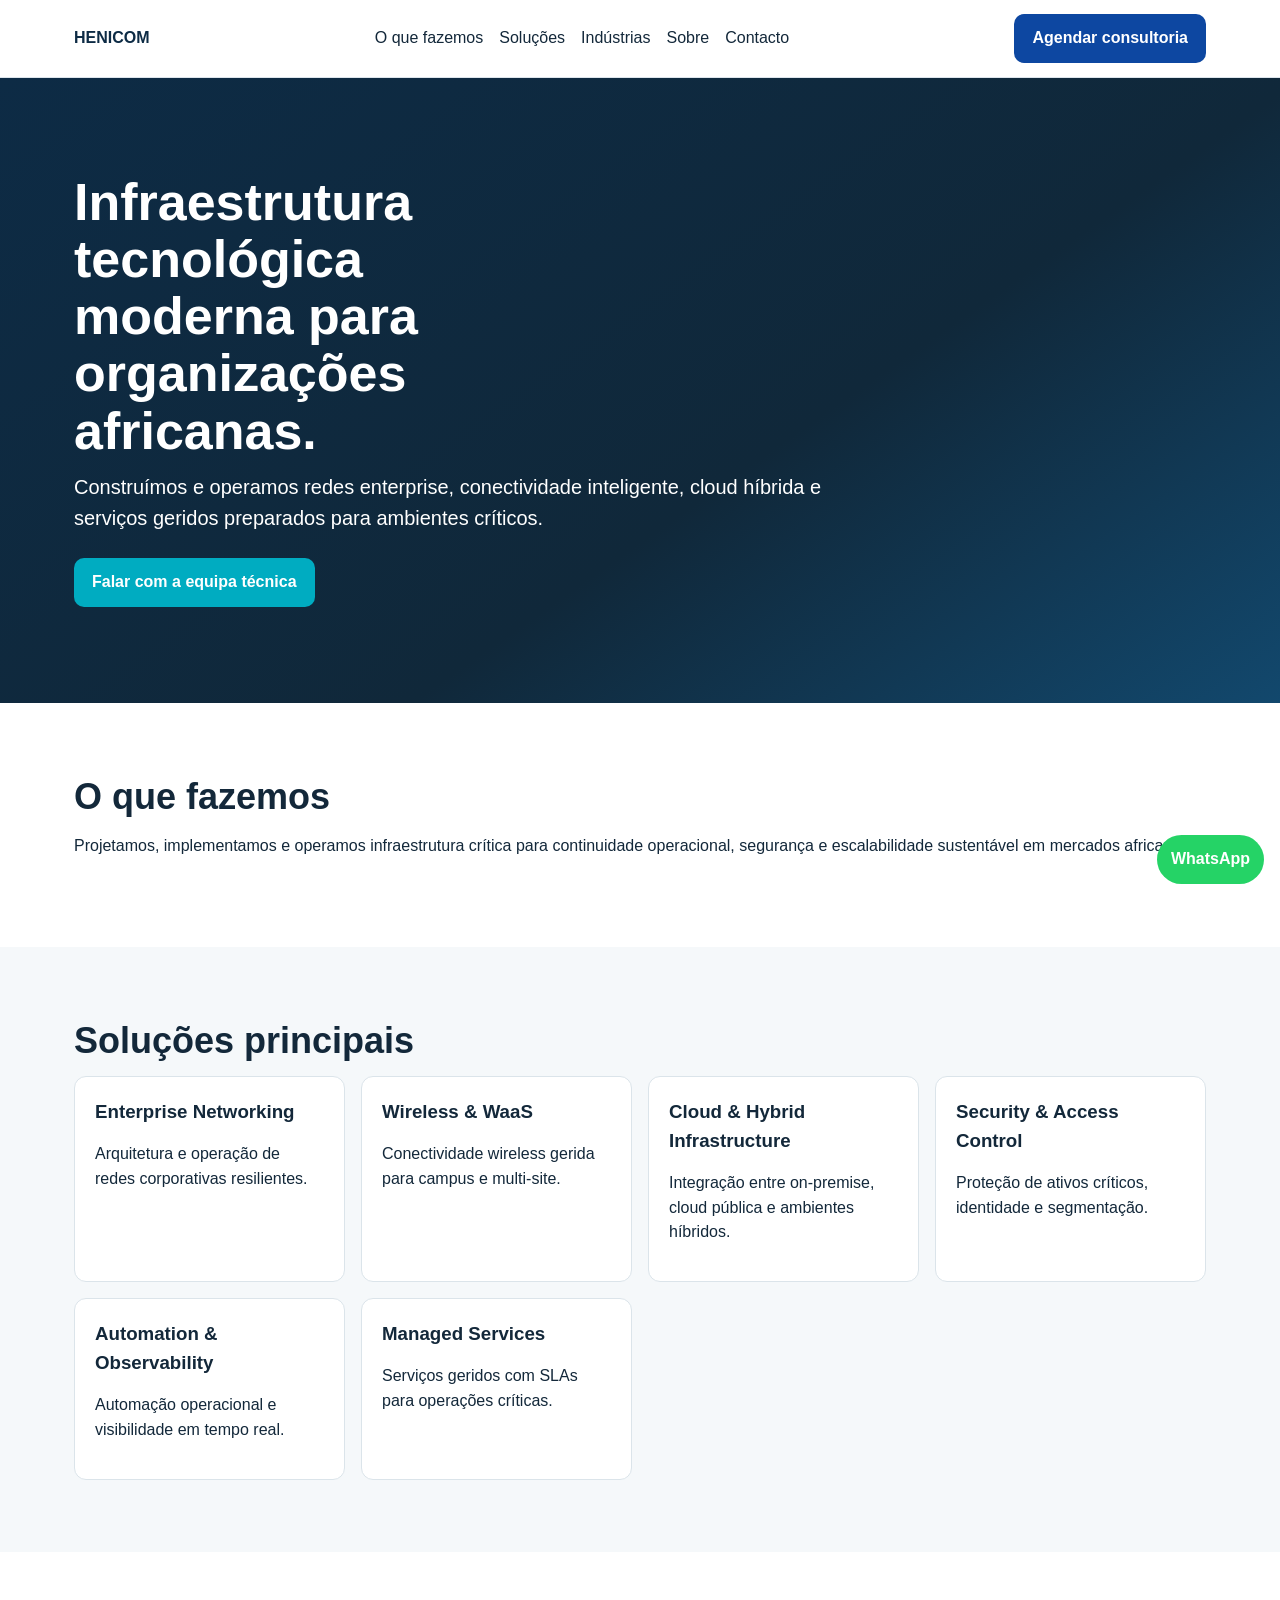
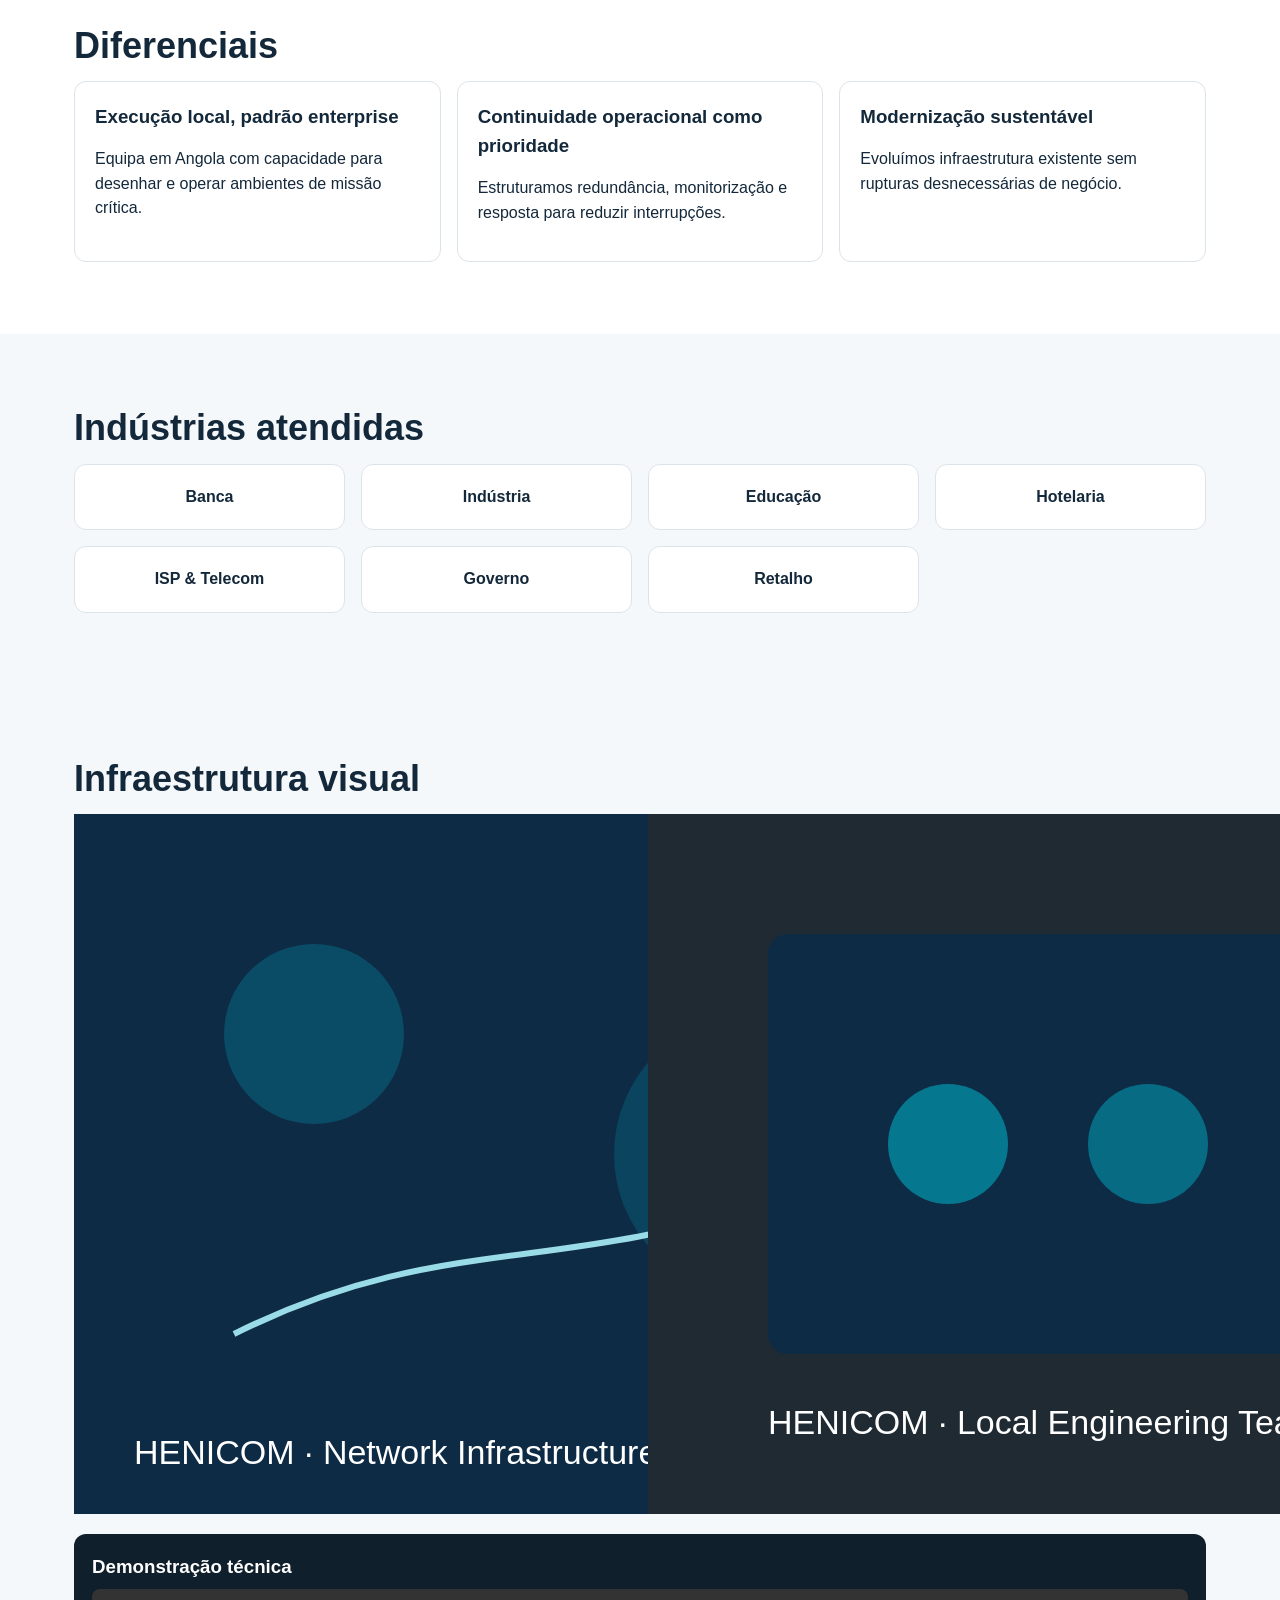
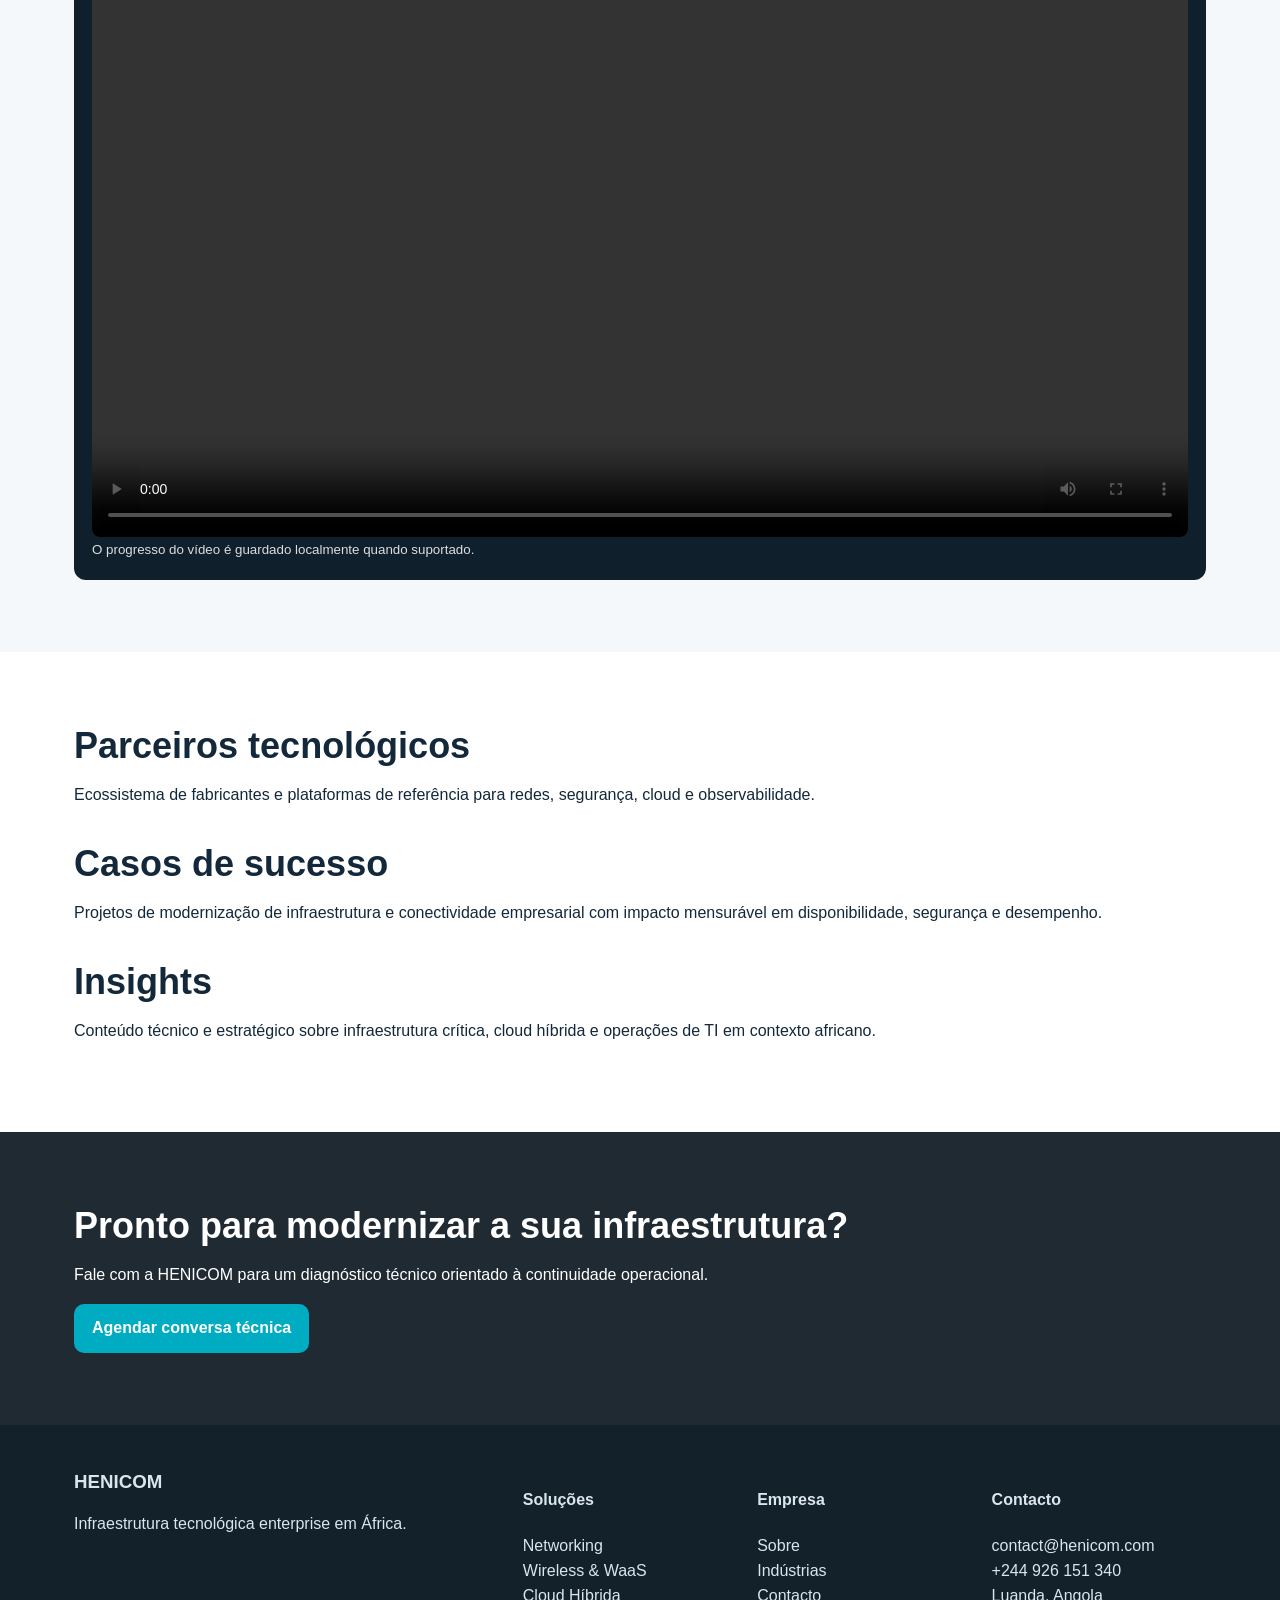
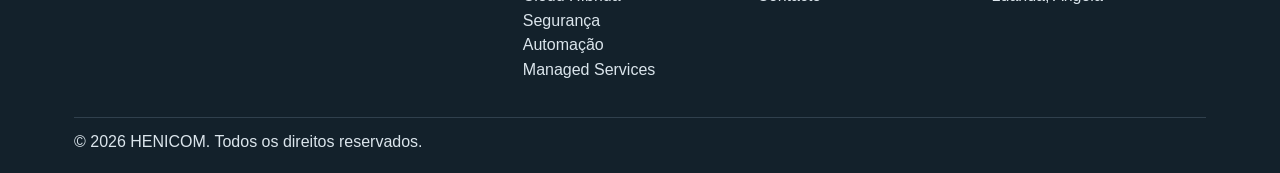
<file: index.html>
<!doctype html><html lang="pt"><head><meta charset="UTF-8"/><meta name="viewport" content="width=device-width, initial-scale=1"/>
<title>HENICOM — Infraestrutura tecnológica enterprise em África</title>
<meta name="description" content="Infraestrutura crítica, networking enterprise, cloud híbrida, segurança e serviços geridos para organizações africanas."/>
<link rel="stylesheet" href="webassets/styles.css"/><link rel="stylesheet" href="webassets/videocontrols.css"/></head><body>
<nav class="nav"><div class="container"><a class="logo" href="/index.html">HENICOM</a><div class="menu"><a href="#o-que-fazemos">O que fazemos</a><a href="#solucoes">Soluções</a><a href="/industries.html">Indústrias</a><a href="/about.html">Sobre</a><a href="/contact.html">Contacto</a></div><a class="btn btn-primary" href="/contact.html">Agendar consultoria</a></div></nav>
<header class="hero"><div class="container"><h1>Infraestrutura tecnológica moderna para organizações africanas.</h1><p class="lead">Construímos e operamos redes enterprise, conectividade inteligente, cloud híbrida e serviços geridos preparados para ambientes críticos.</p><a class="btn btn-cyan" href="/contact.html">Falar com a equipa técnica</a></div></header>
<section id="o-que-fazemos" class="section"><div class="container"><h2>O que fazemos</h2><p>Projetamos, implementamos e operamos infraestrutura crítica para continuidade operacional, segurança e escalabilidade sustentável em mercados africanos.</p></div></section>
<section id="solucoes" class="section muted"><div class="container"><h2>Soluções principais</h2><div class="grid g3"><a class="card" href="/solutions/enterprise-networking.html"><h3>Enterprise Networking</h3><p>Arquitetura e operação de redes corporativas resilientes.</p></a><a class="card" href="/solutions/wireless-waas.html"><h3>Wireless & WaaS</h3><p>Conectividade wireless gerida para campus e multi-site.</p></a><a class="card" href="/solutions/cloud-hybrid.html"><h3>Cloud & Hybrid Infrastructure</h3><p>Integração entre on-premise, cloud pública e ambientes híbridos.</p></a><a class="card" href="/solutions/security-access-control.html"><h3>Security & Access Control</h3><p>Proteção de ativos críticos, identidade e segmentação.</p></a><a class="card" href="/solutions/automation-observability.html"><h3>Automation & Observability</h3><p>Automação operacional e visibilidade em tempo real.</p></a><a class="card" href="/solutions/managed-services.html"><h3>Managed Services</h3><p>Serviços geridos com SLAs para operações críticas.</p></a></div></div></section>
<section class="section"><div class="container"><h2>Diferenciais</h2><div class="grid g3"><div class="card"><h3>Execução local, padrão enterprise</h3><p>Equipa em Angola com capacidade para desenhar e operar ambientes de missão crítica.</p></div><div class="card"><h3>Continuidade operacional como prioridade</h3><p>Estruturamos redundância, monitorização e resposta para reduzir interrupções.</p></div><div class="card"><h3>Modernização sustentável</h3><p>Evoluímos infraestrutura existente sem rupturas desnecessárias de negócio.</p></div></div></div></section>
<section class="section muted"><div class="container"><h2>Indústrias atendidas</h2><div class="grid g3 kpis"><div class="card">Banca</div><div class="card">Indústria</div><div class="card">Educação</div><div class="card">Hotelaria</div><div class="card">ISP & Telecom</div><div class="card">Governo</div><div class="card">Retalho</div></div></div></section>
<section class="section muted"><div class="container"><h2>Infraestrutura visual</h2><div class="grid g2"><img src="webassets/angola-network.svg" alt="Mapa de conectividade enterprise em Angola" loading="lazy"/><img src="webassets/angola-team.svg" alt="Equipa técnica local da HENICOM" loading="lazy"/></div><div class="video-demo"><h3>Demonstração técnica</h3><video id="demo-video" controls playsinline preload="metadata"><source src="" type="video/mp4"/>O seu browser não suporta vídeo HTML5.</video><small>O progresso do vídeo é guardado localmente quando suportado.</small></div></div></section><section class="section"><div class="container"><h2>Parceiros tecnológicos</h2><p>Ecossistema de fabricantes e plataformas de referência para redes, segurança, cloud e observabilidade.</p><h2 style="margin-top:34px">Casos de sucesso</h2><p>Projetos de modernização de infraestrutura e conectividade empresarial com impacto mensurável em disponibilidade, segurança e desempenho.</p><h2 style="margin-top:34px">Insights</h2><p>Conteúdo técnico e estratégico sobre infraestrutura crítica, cloud híbrida e operações de TI em contexto africano.</p></div></section>
<section class="section dark"><div class="container"><h2>Pronto para modernizar a sua infraestrutura?</h2><p>Fale com a HENICOM para um diagnóstico técnico orientado à continuidade operacional.</p><a class="btn btn-cyan" href="/contact.html">Agendar conversa técnica</a></div></section>
<footer class="footer"><div class="container"><div class="foot"><div><h3>HENICOM</h3><p>Infraestrutura tecnológica enterprise em África.</p></div><div><h4>Soluções</h4><p>Networking<br/>Wireless & WaaS<br/>Cloud Híbrida<br/>Segurança<br/>Automação<br/>Managed Services</p></div><div><h4>Empresa</h4><p><a href="/about.html">Sobre</a><br/><a href="/industries.html">Indústrias</a><br/><a href="/contact.html">Contacto</a></p></div><div><h4>Contacto</h4><p>contact@henicom.com<br/>+244 926 151 340<br/>Luanda, Angola</p></div></div><div class="copy">© <span data-year></span> HENICOM. Todos os direitos reservados.</div></div></footer>
<a class="wpp" rel="noopener noreferrer" target="_blank" rel="noopener noreferrer" href="https://wa.me/244926151340?text=Ol%C3%A1!%20%F0%9F%91%8B%20Bem-vindo%20%C3%A0%20HENICOM.%20Como%20podemos%20ajudar?">WhatsApp</a><script src="webassets/app.js"></script></body></html>
</file>
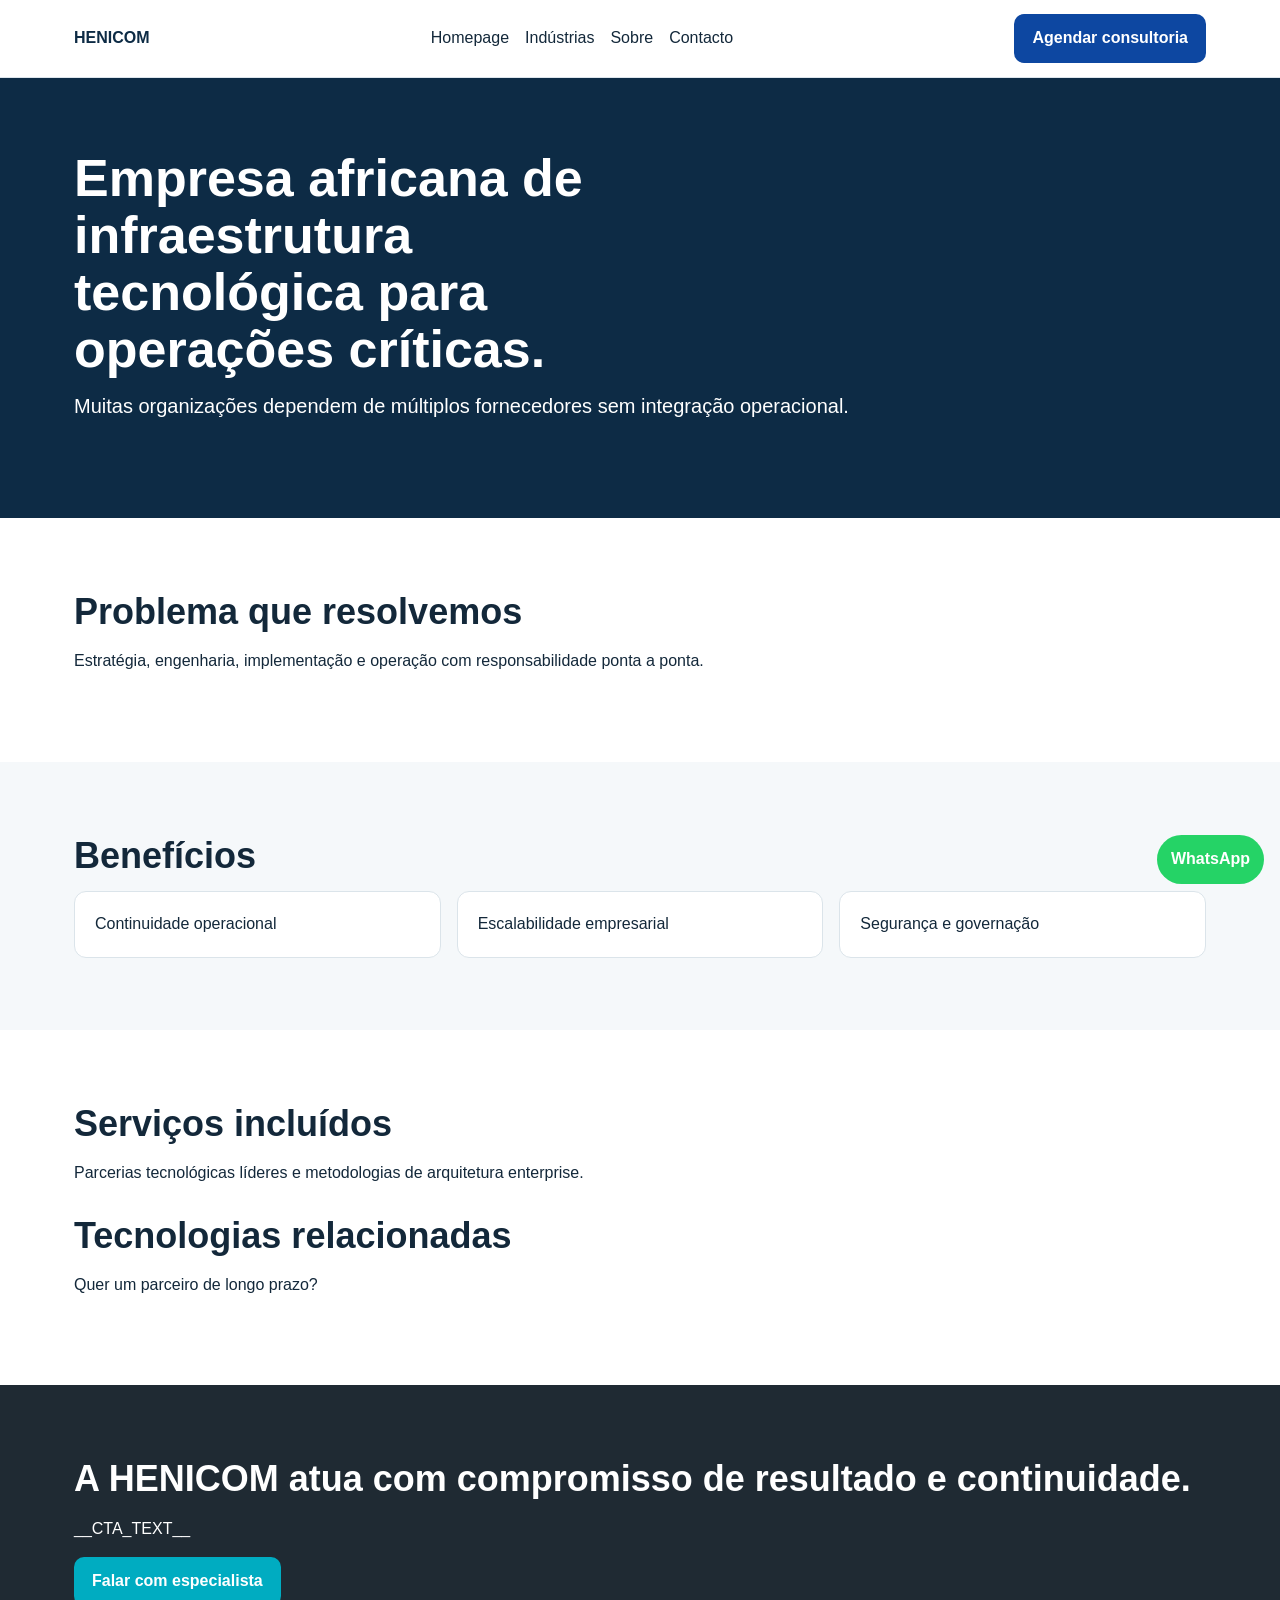
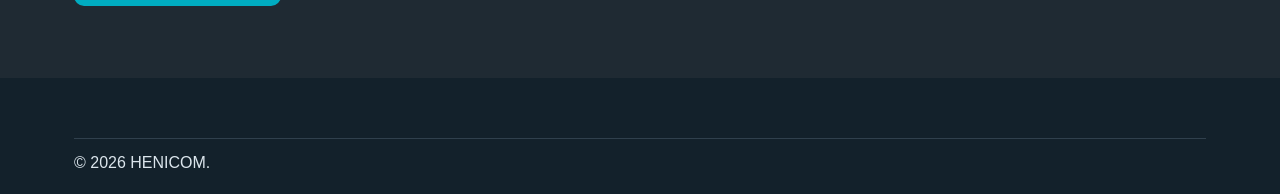
<file: about.html>
<!doctype html><html lang="pt"><head><meta charset="UTF-8"/><meta name="viewport" content="width=device-width, initial-scale=1"/>
<title>Sobre a HENICOM</title><meta name="description" content="Perfil institucional HENICOM."/><link rel="stylesheet" href="webassets/styles.css"/></head><body>
<nav class="nav"><div class="container"><a class="logo" href="/index.html">HENICOM</a><div class="menu"><a href="/index.html">Homepage</a><a href="/industries.html">Indústrias</a><a href="/about.html">Sobre</a><a href="/contact.html">Contacto</a></div><a class="btn btn-primary" href="/contact.html">Agendar consultoria</a></div></nav>
<header class="page-hero"><div class="container"><h1>Empresa africana de infraestrutura tecnológica para operações críticas.</h1><p class="lead">Muitas organizações dependem de múltiplos fornecedores sem integração operacional.</p></div></header>
<section class="section"><div class="container"><h2>Problema que resolvemos</h2><p>Estratégia, engenharia, implementação e operação com responsabilidade ponta a ponta.</p></div></section>
<section class="section muted"><div class="container"><h2>Benefícios</h2><div class="grid g3"><div class="card">Continuidade operacional</div><div class="card">Escalabilidade empresarial</div><div class="card">Segurança e governação</div></div></div></section>
<section class="section"><div class="container"><h2>Serviços incluídos</h2><p>Parcerias tecnológicas líderes e metodologias de arquitetura enterprise.</p><h2 style="margin-top:28px">Tecnologias relacionadas</h2><p>Quer um parceiro de longo prazo?</p></div></section>
<section class="section dark"><div class="container"><h2>A HENICOM atua com compromisso de resultado e continuidade.</h2><p>__CTA_TEXT__</p><a class="btn btn-cyan" href="/contact.html">Falar com especialista</a></div></section>
<footer class="footer"><div class="container"><div class="copy">© <span data-year></span> HENICOM.</div></div></footer><a class="wpp" target="_blank" rel="noopener noreferrer" href="https://wa.me/244926151340">WhatsApp</a><script src="webassets/app.js"></script></body></html>
</file>
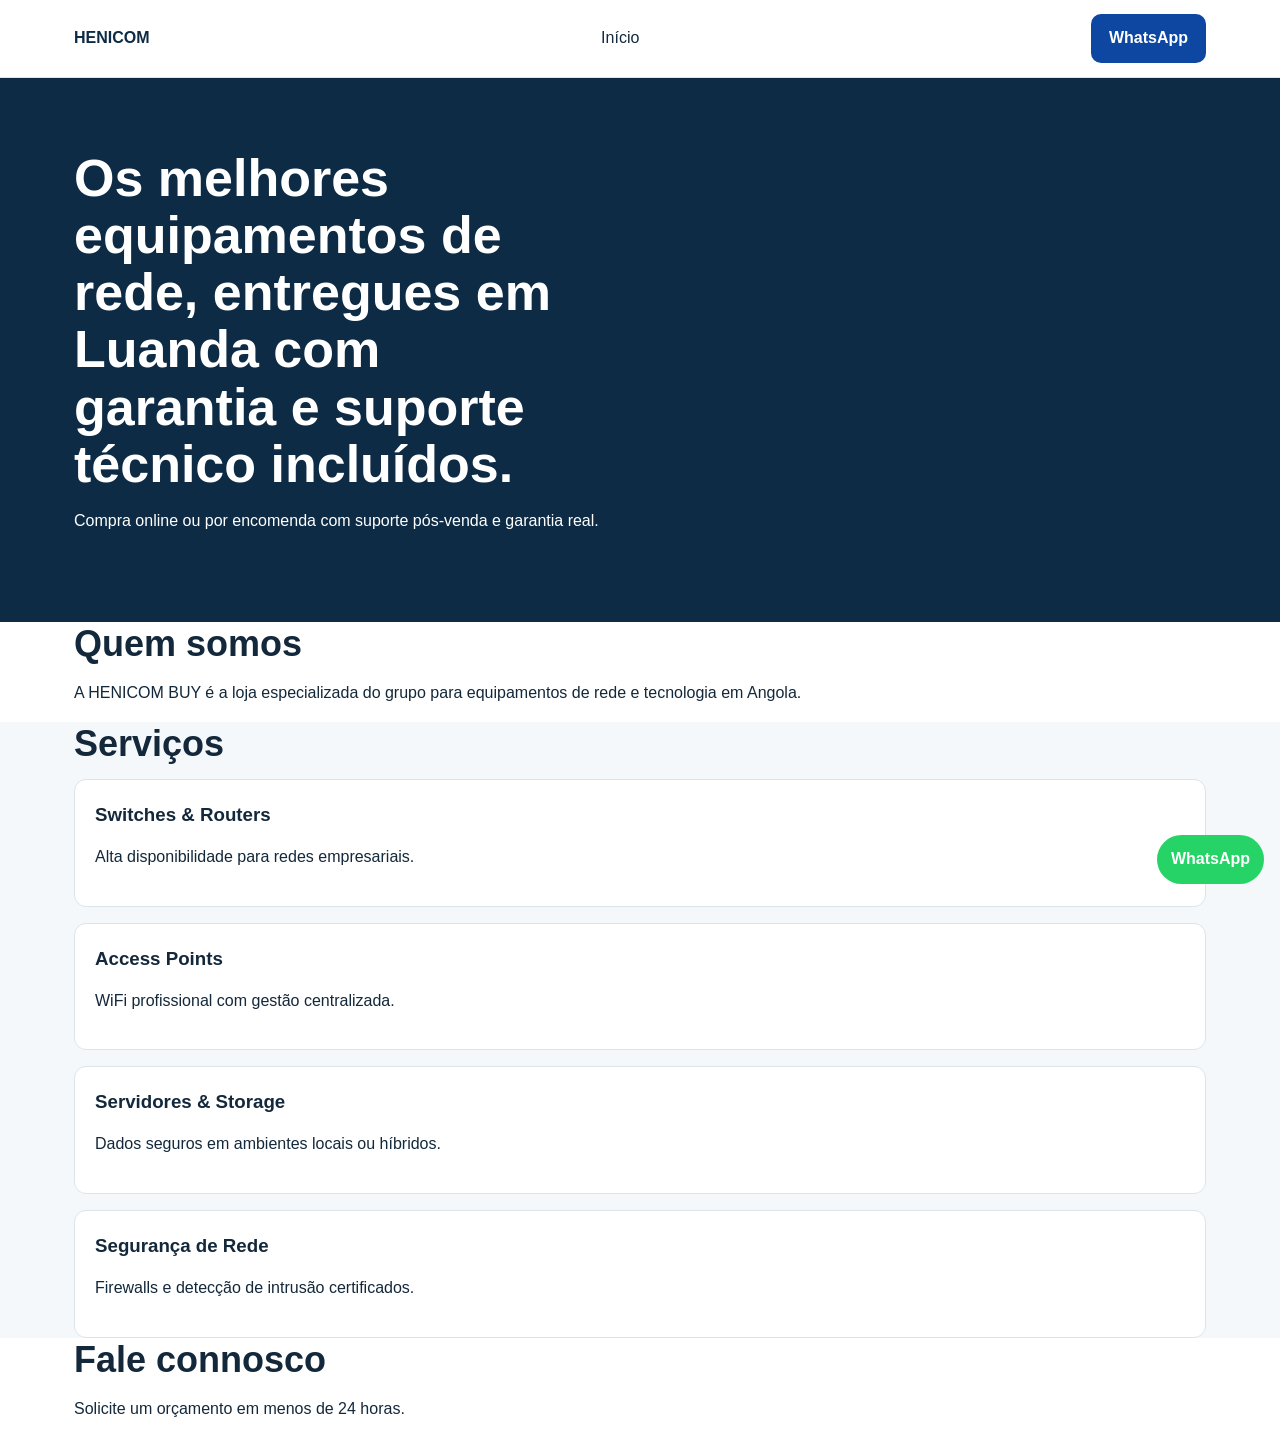
<file: buy.html>
<!doctype html><html lang="pt"><head><meta charset="UTF-8"/><meta name="viewport" content="width=device-width, initial-scale=1.0"/>
<title>Compre equipamentos de rede e tecnologia em Angola | HENICOM BUY</title><meta name="description" content="Compre equipamentos de rede e tecnologia em Angola | HENICOM BUY — switches, routers, servidores e access points com garantia."/><link rel="stylesheet" href="webassets/styles.css"/></head><body>
<nav class="nav"><div class="container"><a class="logo" href="index.html">HENICOM</a><div class="menu"><a href="index.html">Início</a></div><a class="btn btn-primary" target="_blank" rel="noopener noreferrer" href="https://wa.me/244926151340">WhatsApp</a></div></nav>
<header class="page-hero"><div class="container"><h1>Os melhores equipamentos de rede, entregues em Luanda com garantia e suporte técnico incluídos.</h1><p>Compra online ou por encomenda com suporte pós-venda e garantia real.</p></div></header>
<section><div class="container"><h2>Quem somos</h2><p>A HENICOM BUY é a loja especializada do grupo para equipamentos de rede e tecnologia em Angola.</p></div></section>
<section class="muted"><div class="container"><h2>Serviços</h2><div class="grid cards"><article class="card"><h3>Switches & Routers</h3><p>Alta disponibilidade para redes empresariais.</p></article><article class="card"><h3>Access Points</h3><p>WiFi profissional com gestão centralizada.</p></article><article class="card"><h3>Servidores & Storage</h3><p>Dados seguros em ambientes locais ou híbridos.</p></article><article class="card"><h3>Segurança de Rede</h3><p>Firewalls e detecção de intrusão certificados.</p></article></div></div></section>
<section class="final"><div class="container"><h2>Fale connosco</h2><p>Solicite um orçamento em menos de 24 horas.</p></div></section>
<a class="wpp" target="_blank" rel="noopener noreferrer" href="https://wa.me/244926151340?text=Ol%C3%A1!%20Preciso%20de%20um%20or%C3%A7amento%20para%20equipamentos." aria-label="WhatsApp">WhatsApp</a><script src="webassets/app.js"></script></body></html>
</file>
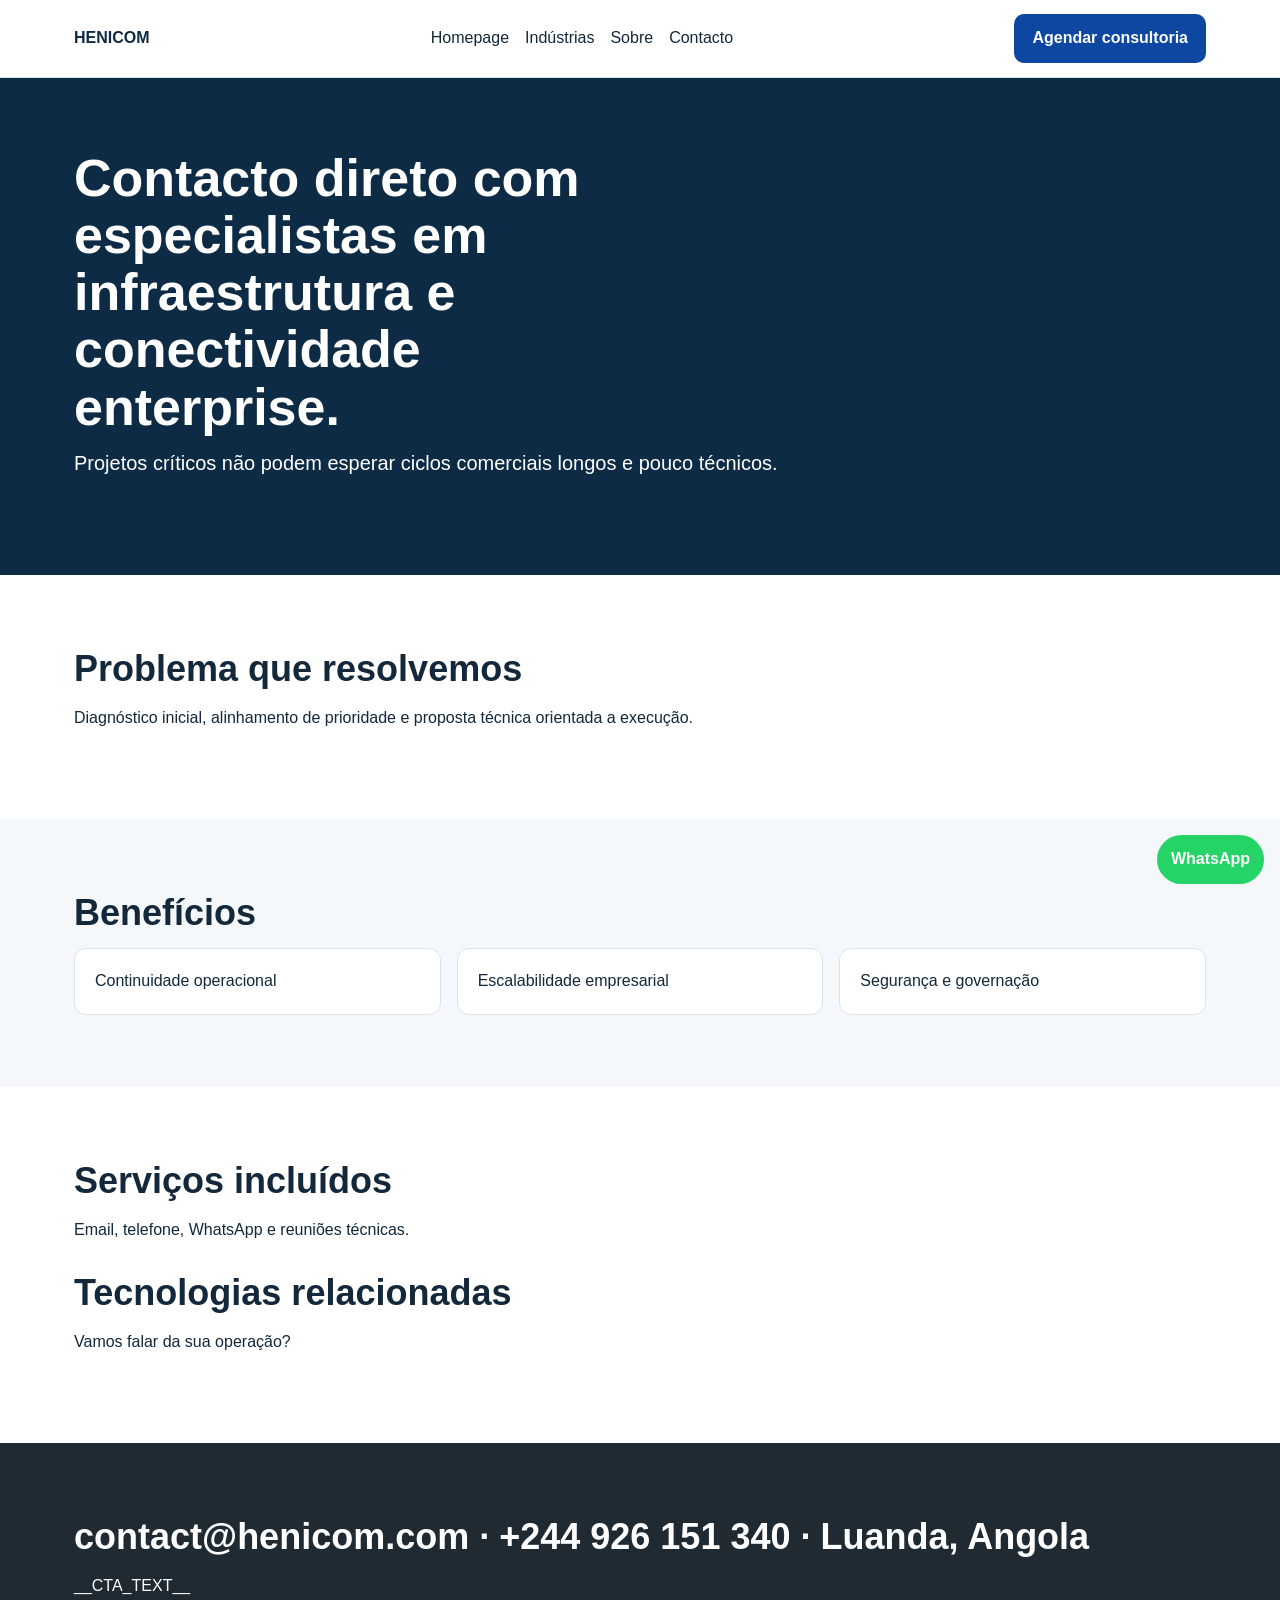
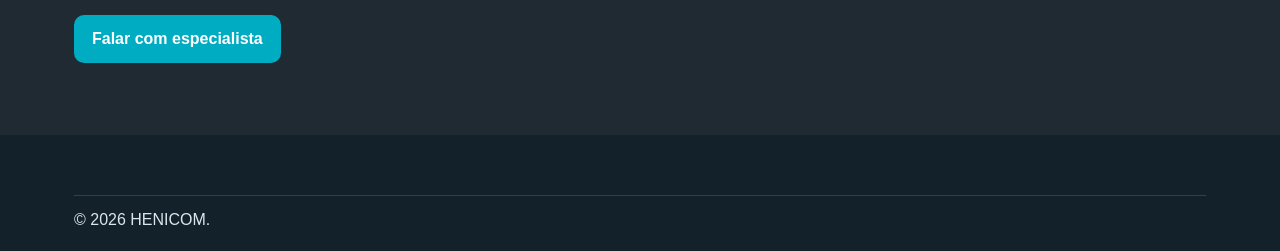
<file: contact.html>
<!doctype html><html lang="pt"><head><meta charset="UTF-8"/><meta name="viewport" content="width=device-width, initial-scale=1"/>
<title>Contacto | HENICOM</title><meta name="description" content="Fale com a equipa técnica da HENICOM."/><link rel="stylesheet" href="webassets/styles.css"/></head><body>
<nav class="nav"><div class="container"><a class="logo" href="/index.html">HENICOM</a><div class="menu"><a href="/index.html">Homepage</a><a href="/industries.html">Indústrias</a><a href="/about.html">Sobre</a><a href="/contact.html">Contacto</a></div><a class="btn btn-primary" href="/contact.html">Agendar consultoria</a></div></nav>
<header class="page-hero"><div class="container"><h1>Contacto direto com especialistas em infraestrutura e conectividade enterprise.</h1><p class="lead">Projetos críticos não podem esperar ciclos comerciais longos e pouco técnicos.</p></div></header>
<section class="section"><div class="container"><h2>Problema que resolvemos</h2><p>Diagnóstico inicial, alinhamento de prioridade e proposta técnica orientada a execução.</p></div></section>
<section class="section muted"><div class="container"><h2>Benefícios</h2><div class="grid g3"><div class="card">Continuidade operacional</div><div class="card">Escalabilidade empresarial</div><div class="card">Segurança e governação</div></div></div></section>
<section class="section"><div class="container"><h2>Serviços incluídos</h2><p>Email, telefone, WhatsApp e reuniões técnicas.</p><h2 style="margin-top:28px">Tecnologias relacionadas</h2><p>Vamos falar da sua operação?</p></div></section>
<section class="section dark"><div class="container"><h2>contact@henicom.com · +244 926 151 340 · Luanda, Angola</h2><p>__CTA_TEXT__</p><a class="btn btn-cyan" href="/contact.html">Falar com especialista</a></div></section>
<footer class="footer"><div class="container"><div class="copy">© <span data-year></span> HENICOM.</div></div></footer><a class="wpp" target="_blank" rel="noopener noreferrer" href="https://wa.me/244926151340">WhatsApp</a><script src="webassets/app.js"></script></body></html>
</file>
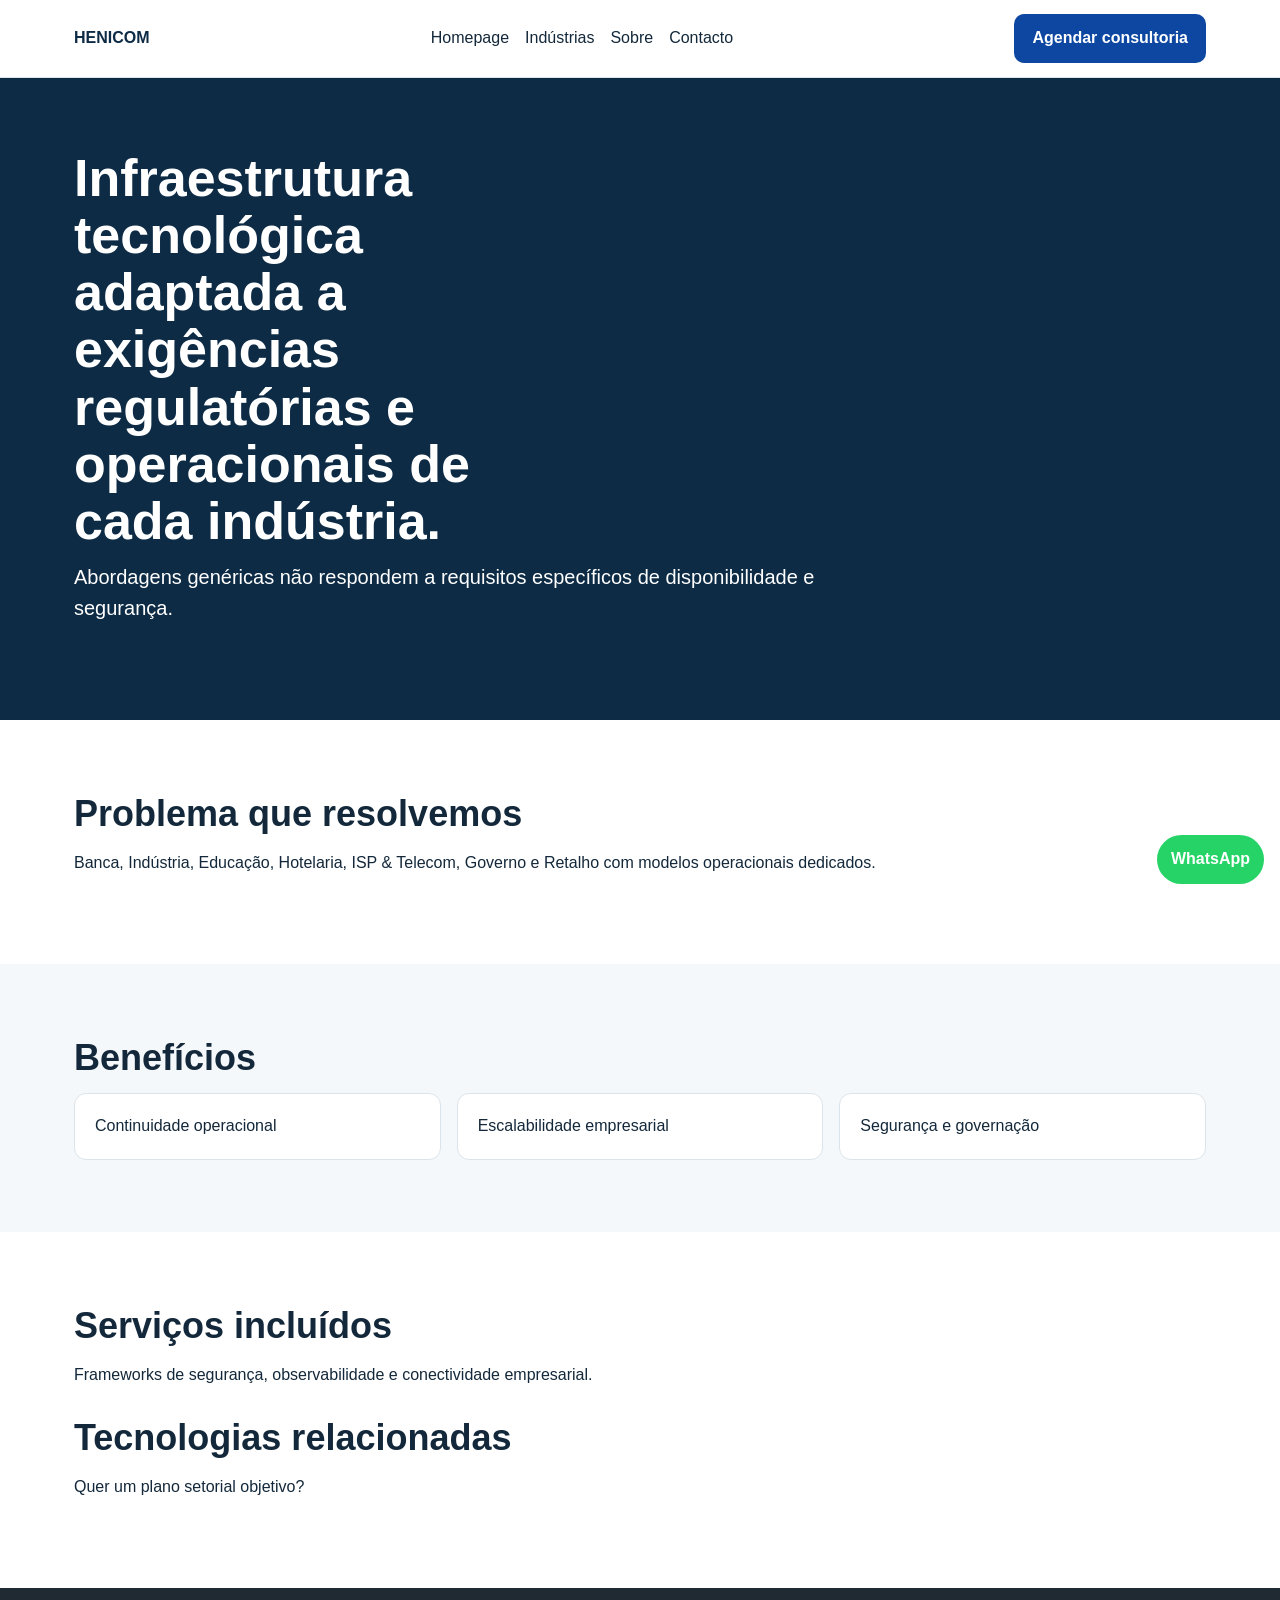
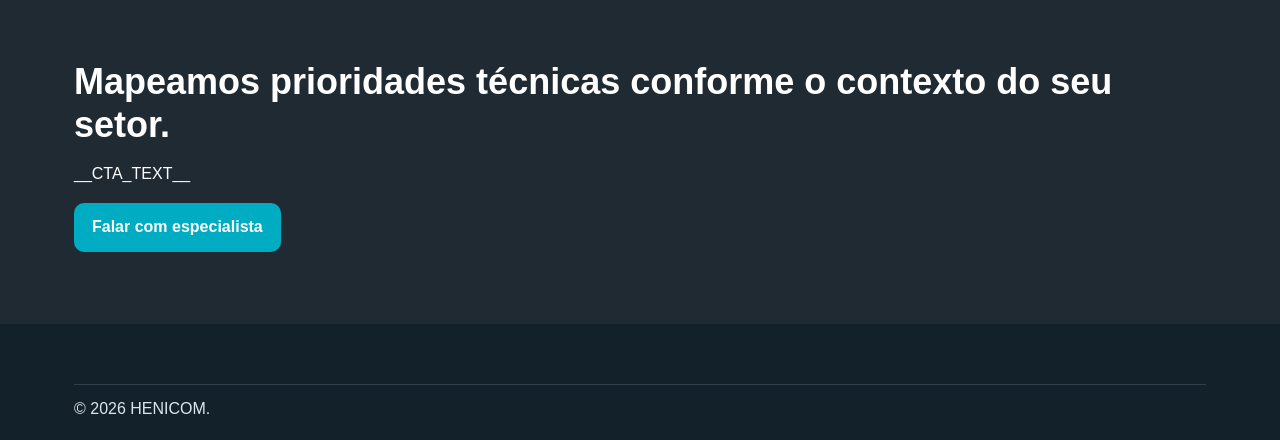
<file: industries.html>
<!doctype html><html lang="pt"><head><meta charset="UTF-8"/><meta name="viewport" content="width=device-width, initial-scale=1"/>
<title>Indústrias | HENICOM</title><meta name="description" content="Soluções por setor para infraestrutura crítica."/><link rel="stylesheet" href="webassets/styles.css"/></head><body>
<nav class="nav"><div class="container"><a class="logo" href="/index.html">HENICOM</a><div class="menu"><a href="/index.html">Homepage</a><a href="/industries.html">Indústrias</a><a href="/about.html">Sobre</a><a href="/contact.html">Contacto</a></div><a class="btn btn-primary" href="/contact.html">Agendar consultoria</a></div></nav>
<header class="page-hero"><div class="container"><h1>Infraestrutura tecnológica adaptada a exigências regulatórias e operacionais de cada indústria.</h1><p class="lead">Abordagens genéricas não respondem a requisitos específicos de disponibilidade e segurança.</p></div></header>
<section class="section"><div class="container"><h2>Problema que resolvemos</h2><p>Banca, Indústria, Educação, Hotelaria, ISP & Telecom, Governo e Retalho com modelos operacionais dedicados.</p></div></section>
<section class="section muted"><div class="container"><h2>Benefícios</h2><div class="grid g3"><div class="card">Continuidade operacional</div><div class="card">Escalabilidade empresarial</div><div class="card">Segurança e governação</div></div></div></section>
<section class="section"><div class="container"><h2>Serviços incluídos</h2><p>Frameworks de segurança, observabilidade e conectividade empresarial.</p><h2 style="margin-top:28px">Tecnologias relacionadas</h2><p>Quer um plano setorial objetivo?</p></div></section>
<section class="section dark"><div class="container"><h2>Mapeamos prioridades técnicas conforme o contexto do seu setor.</h2><p>__CTA_TEXT__</p><a class="btn btn-cyan" href="/contact.html">Falar com especialista</a></div></section>
<footer class="footer"><div class="container"><div class="copy">© <span data-year></span> HENICOM.</div></div></footer><a class="wpp" target="_blank" rel="noopener noreferrer" href="https://wa.me/244926151340">WhatsApp</a><script src="webassets/app.js"></script></body></html>
</file>
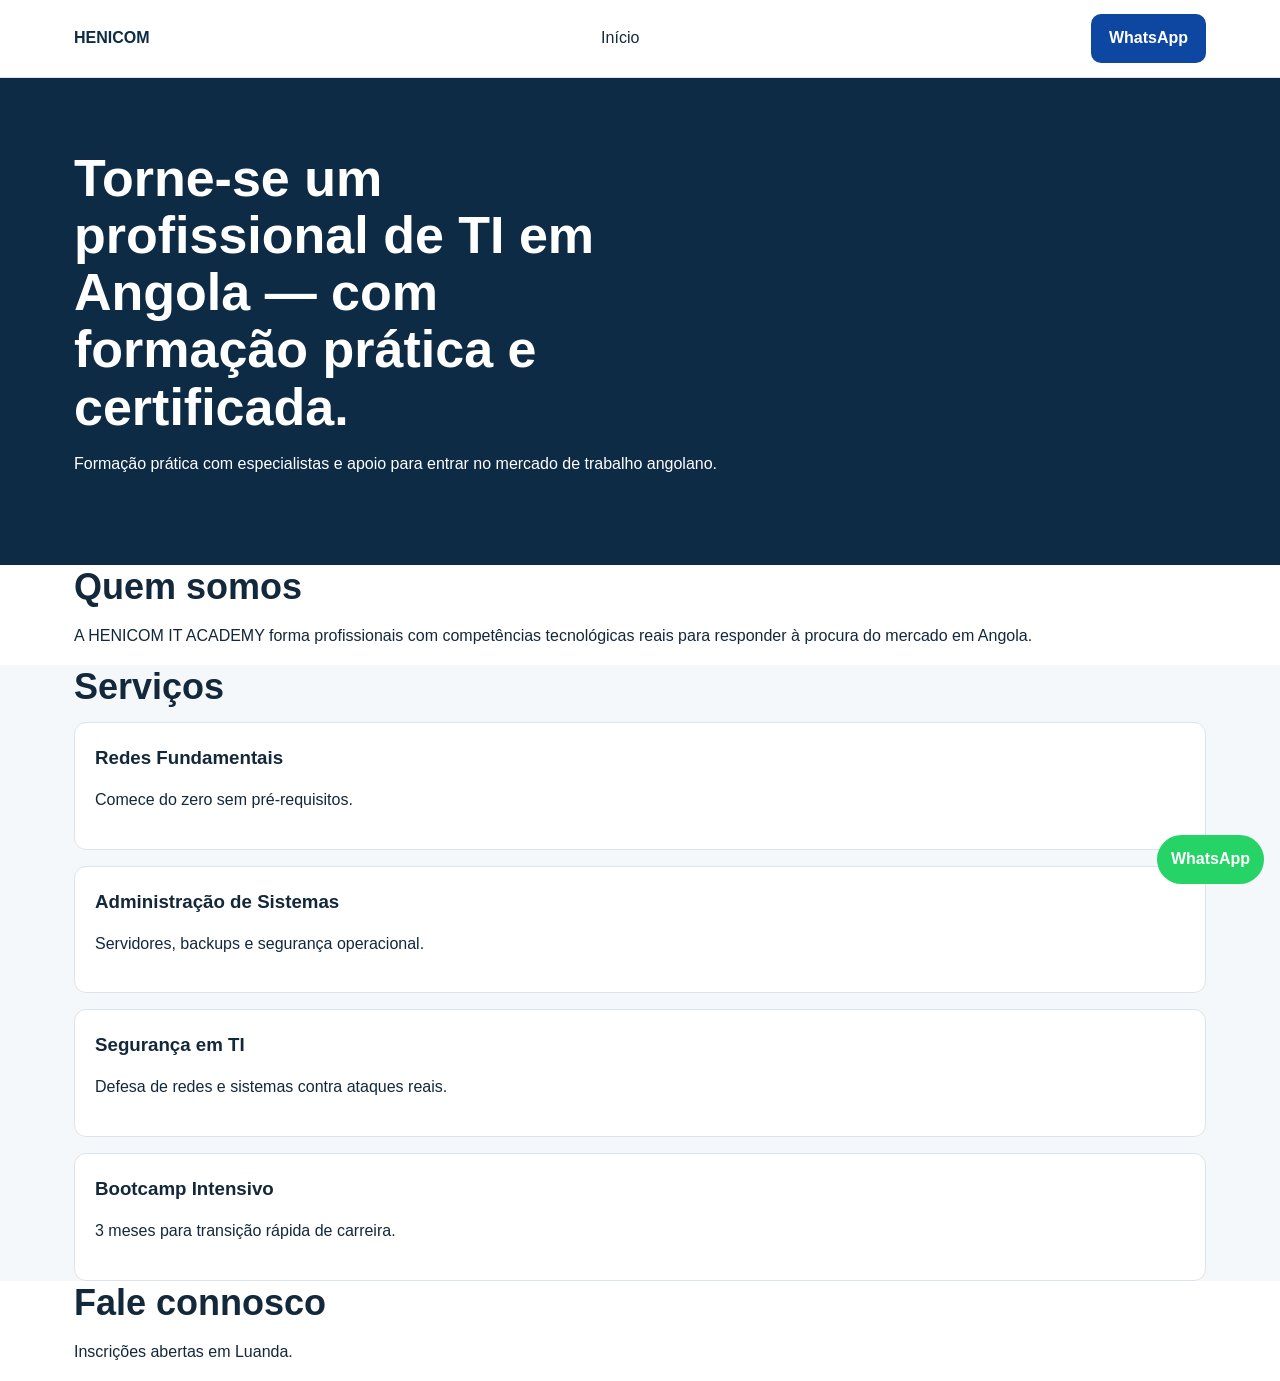
<file: it-academy.html>
<!doctype html><html lang="pt"><head><meta charset="UTF-8"/><meta name="viewport" content="width=device-width, initial-scale=1.0"/>
<title>Cursos de TI em Luanda | HENICOM IT ACADEMY</title><meta name="description" content="Cursos de TI em Luanda | HENICOM IT ACADEMY — formação prática em redes, cibersegurança e cloud para profissionais e iniciantes."/><link rel="stylesheet" href="webassets/styles.css"/></head><body>
<nav class="nav"><div class="container"><a class="logo" href="index.html">HENICOM</a><div class="menu"><a href="index.html">Início</a></div><a class="btn btn-primary" target="_blank" rel="noopener noreferrer" href="https://wa.me/244926151340">WhatsApp</a></div></nav>
<header class="page-hero"><div class="container"><h1>Torne-se um profissional de TI em Angola — com formação prática e certificada.</h1><p>Formação prática com especialistas e apoio para entrar no mercado de trabalho angolano.</p></div></header>
<section><div class="container"><h2>Quem somos</h2><p>A HENICOM IT ACADEMY forma profissionais com competências tecnológicas reais para responder à procura do mercado em Angola.</p></div></section>
<section class="muted"><div class="container"><h2>Serviços</h2><div class="grid cards"><article class="card"><h3>Redes Fundamentais</h3><p>Comece do zero sem pré-requisitos.</p></article><article class="card"><h3>Administração de Sistemas</h3><p>Servidores, backups e segurança operacional.</p></article><article class="card"><h3>Segurança em TI</h3><p>Defesa de redes e sistemas contra ataques reais.</p></article><article class="card"><h3>Bootcamp Intensivo</h3><p>3 meses para transição rápida de carreira.</p></article></div></div></section>
<section class="final"><div class="container"><h2>Fale connosco</h2><p>Inscrições abertas em Luanda.</p></div></section>
<a class="wpp" target="_blank" rel="noopener noreferrer" href="https://wa.me/244926151340?text=Ol%C3%A1!%20Quero%20saber%20mais%20sobre%20os%20cursos%20da%20IT%20ACADEMY." aria-label="WhatsApp">WhatsApp</a><script src="webassets/app.js"></script></body></html>
</file>
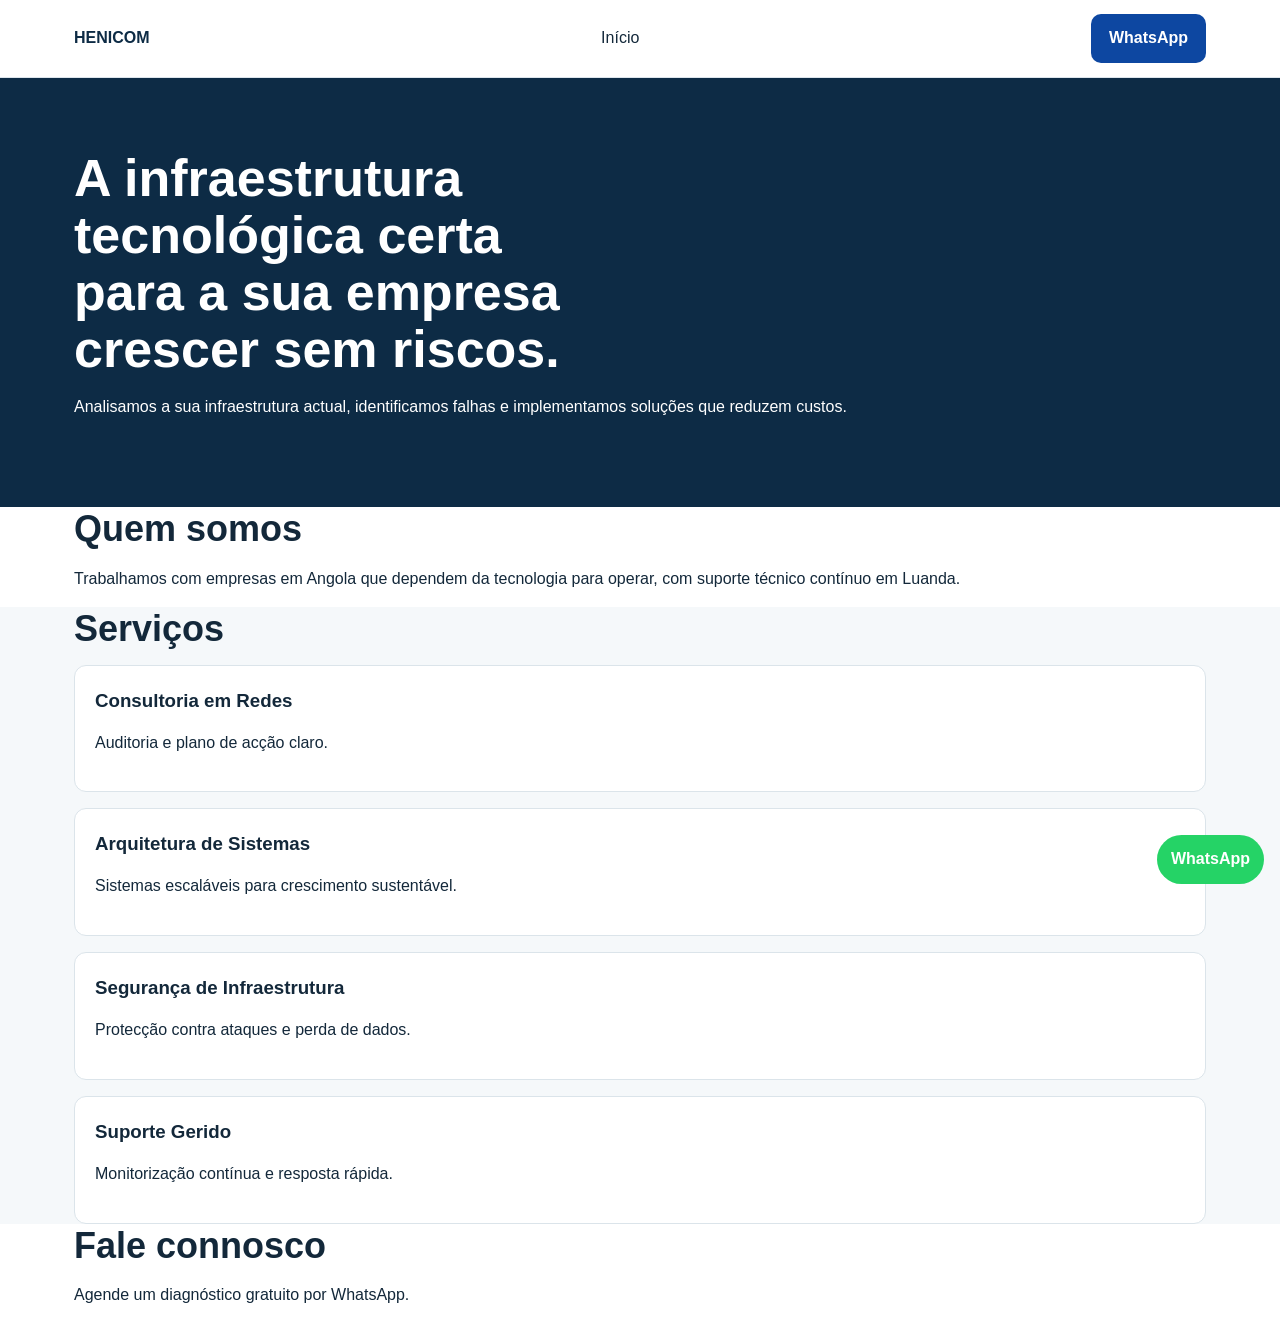
<file: it-solutions.html>
<!doctype html><html lang="pt"><head><meta charset="UTF-8"/><meta name="viewport" content="width=device-width, initial-scale=1.0"/>
<title>Consultoria em redes e sistemas para empresas em Angola | HENICOM IT SOLUTIONS</title><meta name="description" content="Consultoria em redes e sistemas para empresas em Angola | HENICOM IT SOLUTIONS — diagnóstico gratuito, implementação e suporte técnico em Luanda."/><link rel="stylesheet" href="webassets/styles.css"/></head><body>
<nav class="nav"><div class="container"><a class="logo" href="index.html">HENICOM</a><div class="menu"><a href="index.html">Início</a></div><a class="btn btn-primary" target="_blank" rel="noopener noreferrer" href="https://wa.me/244926151340">WhatsApp</a></div></nav>
<header class="page-hero"><div class="container"><h1>A infraestrutura tecnológica certa para a sua empresa crescer sem riscos.</h1><p>Analisamos a sua infraestrutura actual, identificamos falhas e implementamos soluções que reduzem custos.</p></div></header>
<section><div class="container"><h2>Quem somos</h2><p>Trabalhamos com empresas em Angola que dependem da tecnologia para operar, com suporte técnico contínuo em Luanda.</p></div></section>
<section class="muted"><div class="container"><h2>Serviços</h2><div class="grid cards"><article class="card"><h3>Consultoria em Redes</h3><p>Auditoria e plano de acção claro.</p></article><article class="card"><h3>Arquitetura de Sistemas</h3><p>Sistemas escaláveis para crescimento sustentável.</p></article><article class="card"><h3>Segurança de Infraestrutura</h3><p>Protecção contra ataques e perda de dados.</p></article><article class="card"><h3>Suporte Gerido</h3><p>Monitorização contínua e resposta rápida.</p></article></div></div></section>
<section class="final"><div class="container"><h2>Fale connosco</h2><p>Agende um diagnóstico gratuito por WhatsApp.</p></div></section>
<a class="wpp" target="_blank" rel="noopener noreferrer" href="https://wa.me/244926151340?text=Ol%C3%A1!%20Gostaria%20de%20saber%20mais%20sobre%20os%20servi%C3%A7os%20de%20consultoria." aria-label="WhatsApp">WhatsApp</a><script src="webassets/app.js"></script></body></html>
</file>
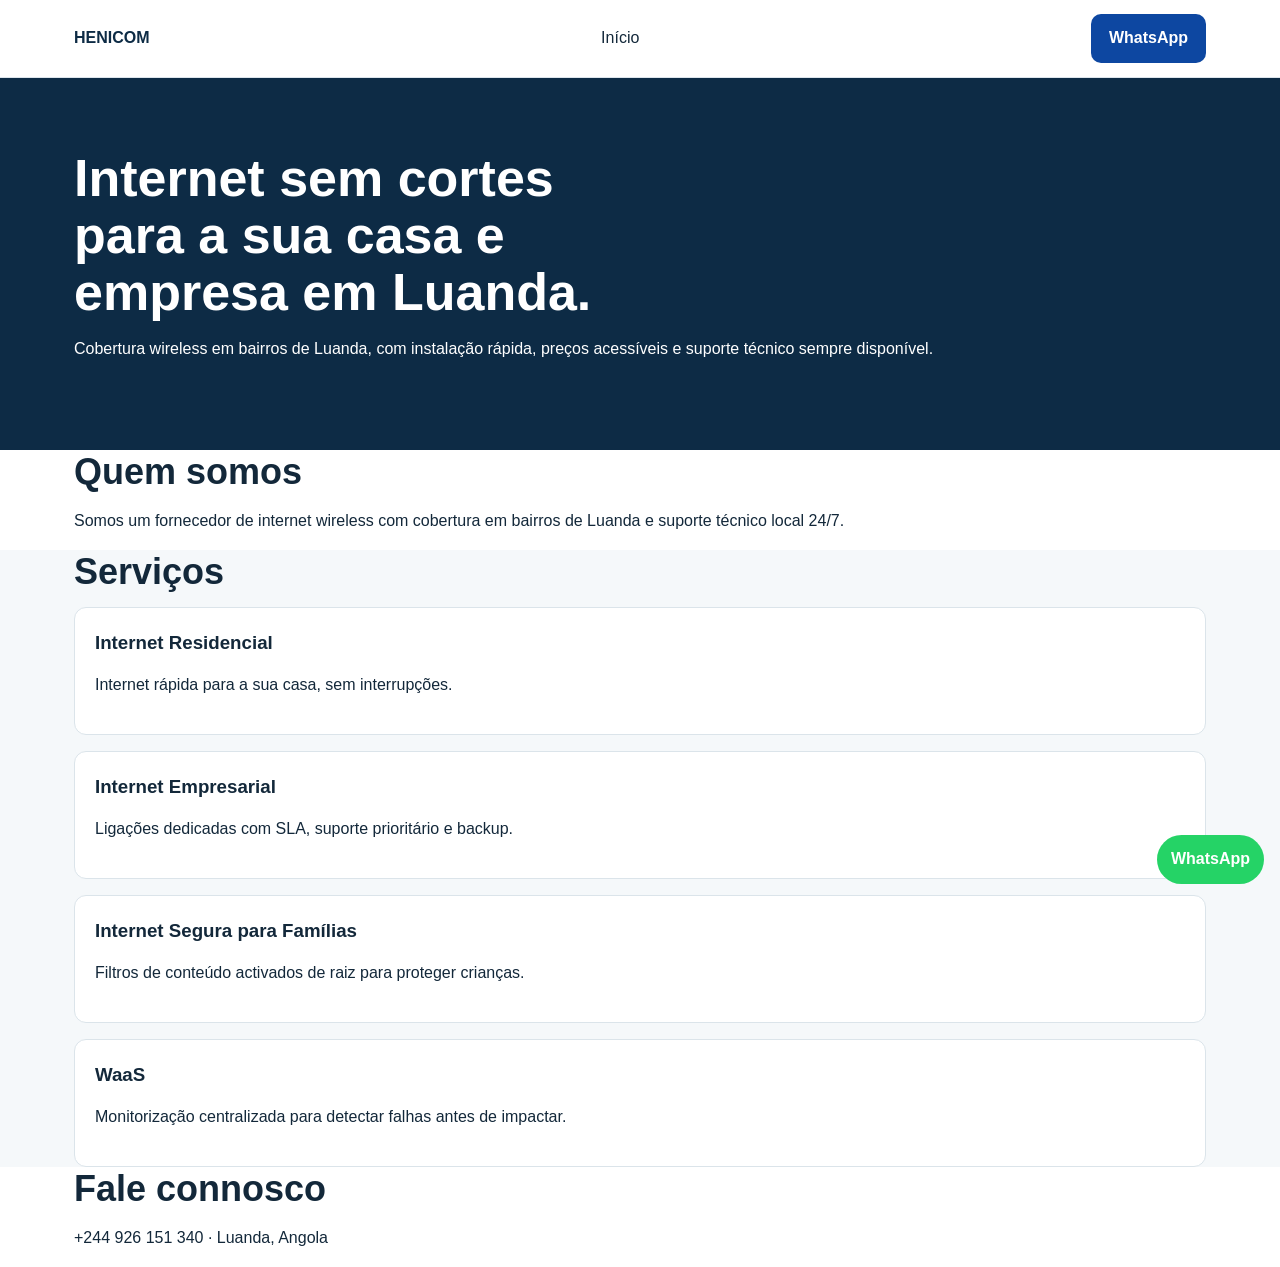
<file: navega.html>
<!doctype html><html lang="pt"><head><meta charset="UTF-8"/><meta name="viewport" content="width=device-width, initial-scale=1.0"/>
<title>Internet wireless rápida e estável em Luanda | HENICOM NAVEGA</title><meta name="description" content="Internet wireless rápida e estável em Luanda | HENICOM NAVEGA — planos residenciais e empresariais com suporte 24/7. Peça já a sua ligação."/><link rel="stylesheet" href="webassets/styles.css"/></head><body>
<nav class="nav"><div class="container"><a class="logo" href="index.html">HENICOM</a><div class="menu"><a href="index.html">Início</a></div><a class="btn btn-primary" target="_blank" rel="noopener noreferrer" href="https://wa.me/244926151340">WhatsApp</a></div></nav>
<header class="page-hero"><div class="container"><h1>Internet sem cortes para a sua casa e empresa em Luanda.</h1><p>Cobertura wireless em bairros de Luanda, com instalação rápida, preços acessíveis e suporte técnico sempre disponível.</p></div></header>
<section><div class="container"><h2>Quem somos</h2><p>Somos um fornecedor de internet wireless com cobertura em bairros de Luanda e suporte técnico local 24/7.</p></div></section>
<section class="muted"><div class="container"><h2>Serviços</h2><div class="grid cards"><article class="card"><h3>Internet Residencial</h3><p>Internet rápida para a sua casa, sem interrupções.</p></article><article class="card"><h3>Internet Empresarial</h3><p>Ligações dedicadas com SLA, suporte prioritário e backup.</p></article><article class="card"><h3>Internet Segura para Famílias</h3><p>Filtros de conteúdo activados de raiz para proteger crianças.</p></article><article class="card"><h3>WaaS</h3><p>Monitorização centralizada para detectar falhas antes de impactar.</p></article></div></div></section>
<section class="final"><div class="container"><h2>Fale connosco</h2><p>+244 926 151 340 · Luanda, Angola</p></div></section>
<a class="wpp" target="_blank" rel="noopener noreferrer" href="https://wa.me/244926151340?text=Ol%C3%A1!%20Tenho%20interesse%20num%20plano%20de%20internet.%20Podem%20informar%20sobre%20cobertura%20e%20pre%C3%A7os?" aria-label="WhatsApp">WhatsApp</a><script src="webassets/app.js"></script></body></html>
</file>
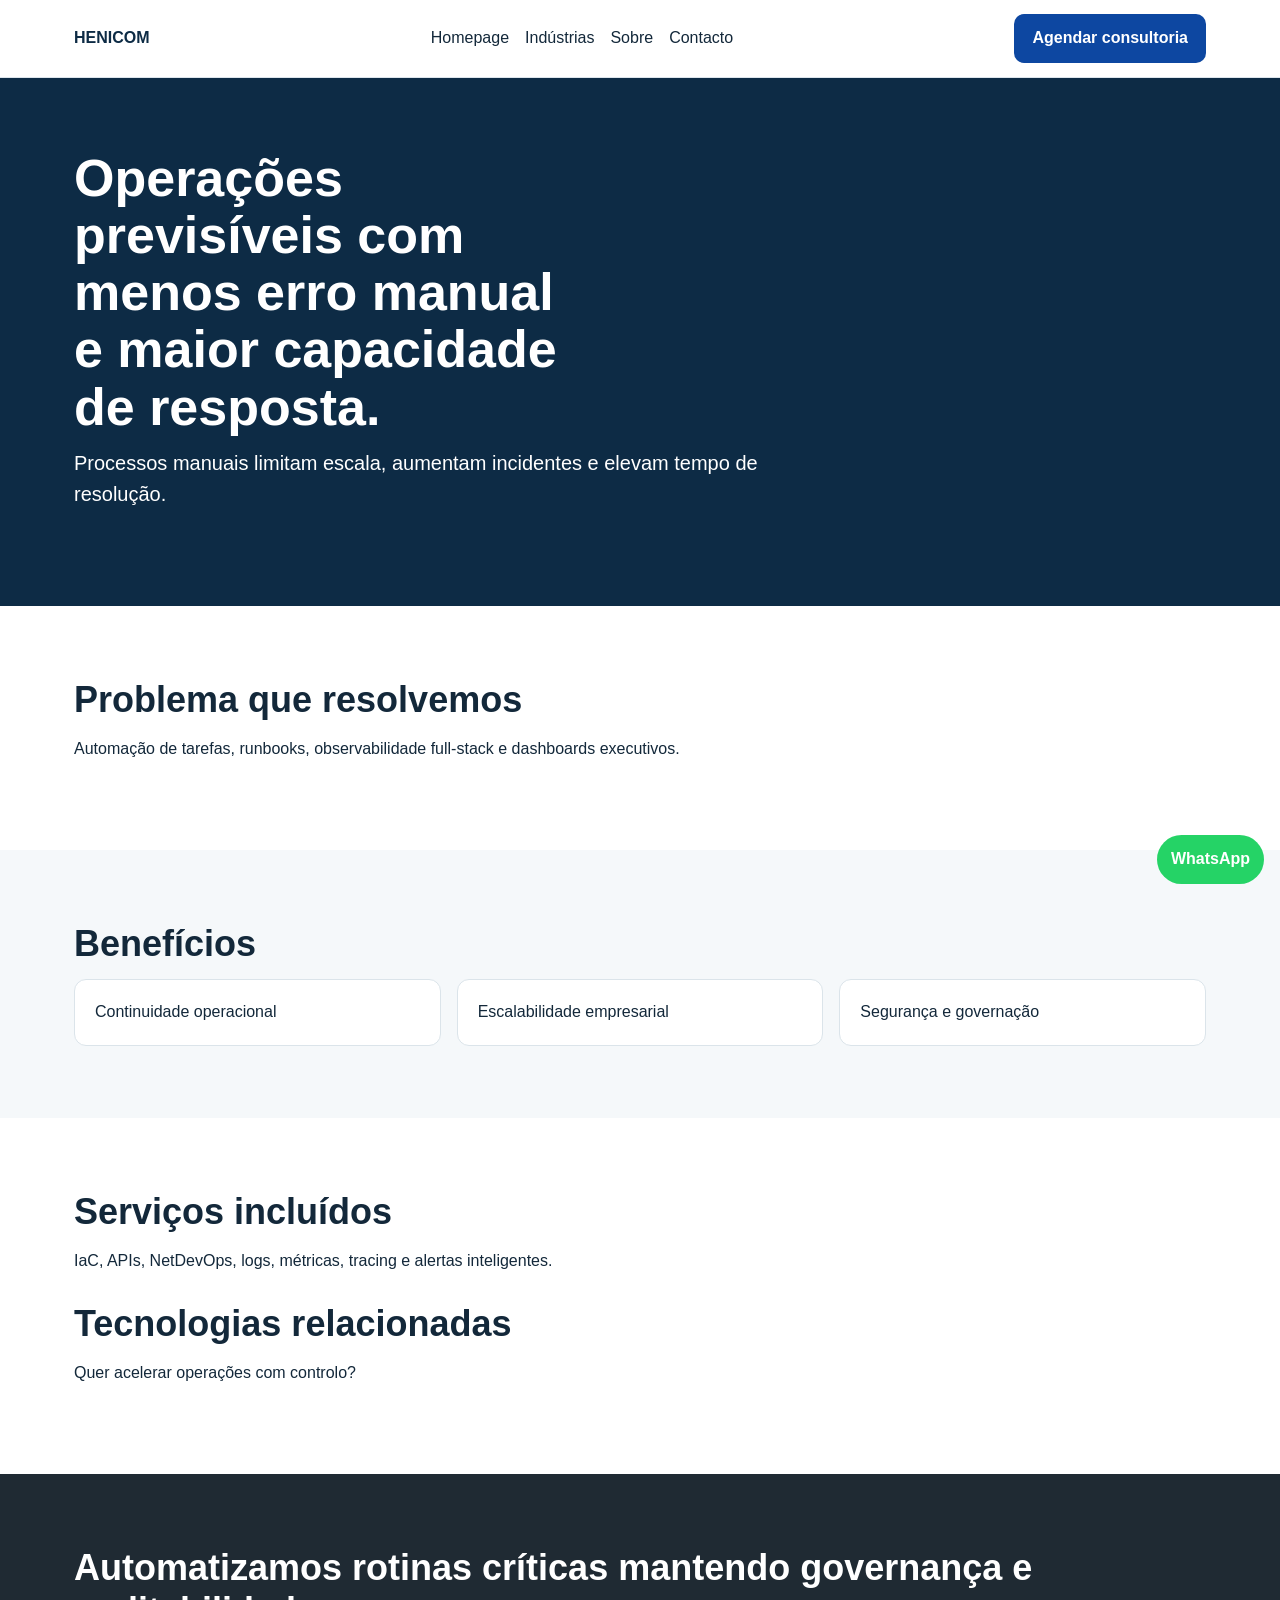
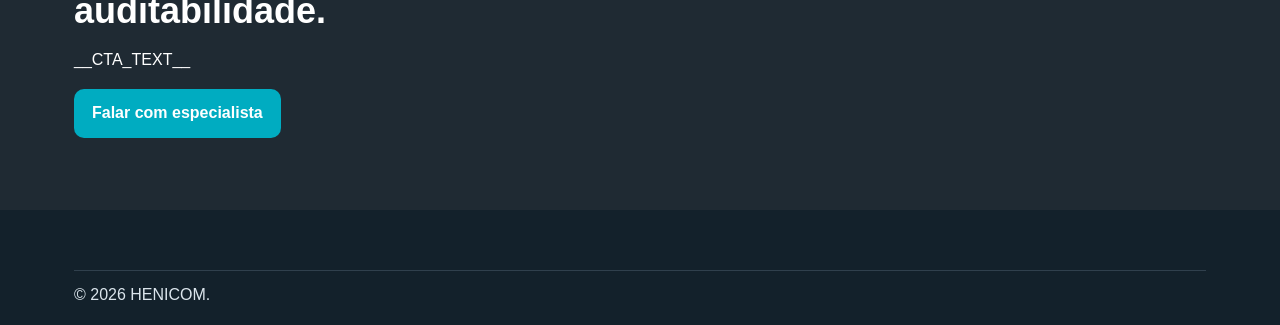
<file: solutions/automation-observability.html>
<!doctype html><html lang="pt"><head><meta charset="UTF-8"/><meta name="viewport" content="width=device-width, initial-scale=1"/>
<title>Automation & Observability | HENICOM</title><meta name="description" content="Automação e visibilidade operacional em tempo real."/><link rel="stylesheet" href="../webassets/styles.css"/></head><body>
<nav class="nav"><div class="container"><a class="logo" href="/index.html">HENICOM</a><div class="menu"><a href="/index.html">Homepage</a><a href="/industries.html">Indústrias</a><a href="/about.html">Sobre</a><a href="/contact.html">Contacto</a></div><a class="btn btn-primary" href="/contact.html">Agendar consultoria</a></div></nav>
<header class="page-hero"><div class="container"><h1>Operações previsíveis com menos erro manual e maior capacidade de resposta.</h1><p class="lead">Processos manuais limitam escala, aumentam incidentes e elevam tempo de resolução.</p></div></header>
<section class="section"><div class="container"><h2>Problema que resolvemos</h2><p>Automação de tarefas, runbooks, observabilidade full-stack e dashboards executivos.</p></div></section>
<section class="section muted"><div class="container"><h2>Benefícios</h2><div class="grid g3"><div class="card">Continuidade operacional</div><div class="card">Escalabilidade empresarial</div><div class="card">Segurança e governação</div></div></div></section>
<section class="section"><div class="container"><h2>Serviços incluídos</h2><p>IaC, APIs, NetDevOps, logs, métricas, tracing e alertas inteligentes.</p><h2 style="margin-top:28px">Tecnologias relacionadas</h2><p>Quer acelerar operações com controlo?</p></div></section>
<section class="section dark"><div class="container"><h2>Automatizamos rotinas críticas mantendo governança e auditabilidade.</h2><p>__CTA_TEXT__</p><a class="btn btn-cyan" href="/contact.html">Falar com especialista</a></div></section>
<footer class="footer"><div class="container"><div class="copy">© <span data-year></span> HENICOM.</div></div></footer><a class="wpp" target="_blank" rel="noopener noreferrer" href="https://wa.me/244926151340">WhatsApp</a><script src="../webassets/app.js"></script></body></html>
</file>
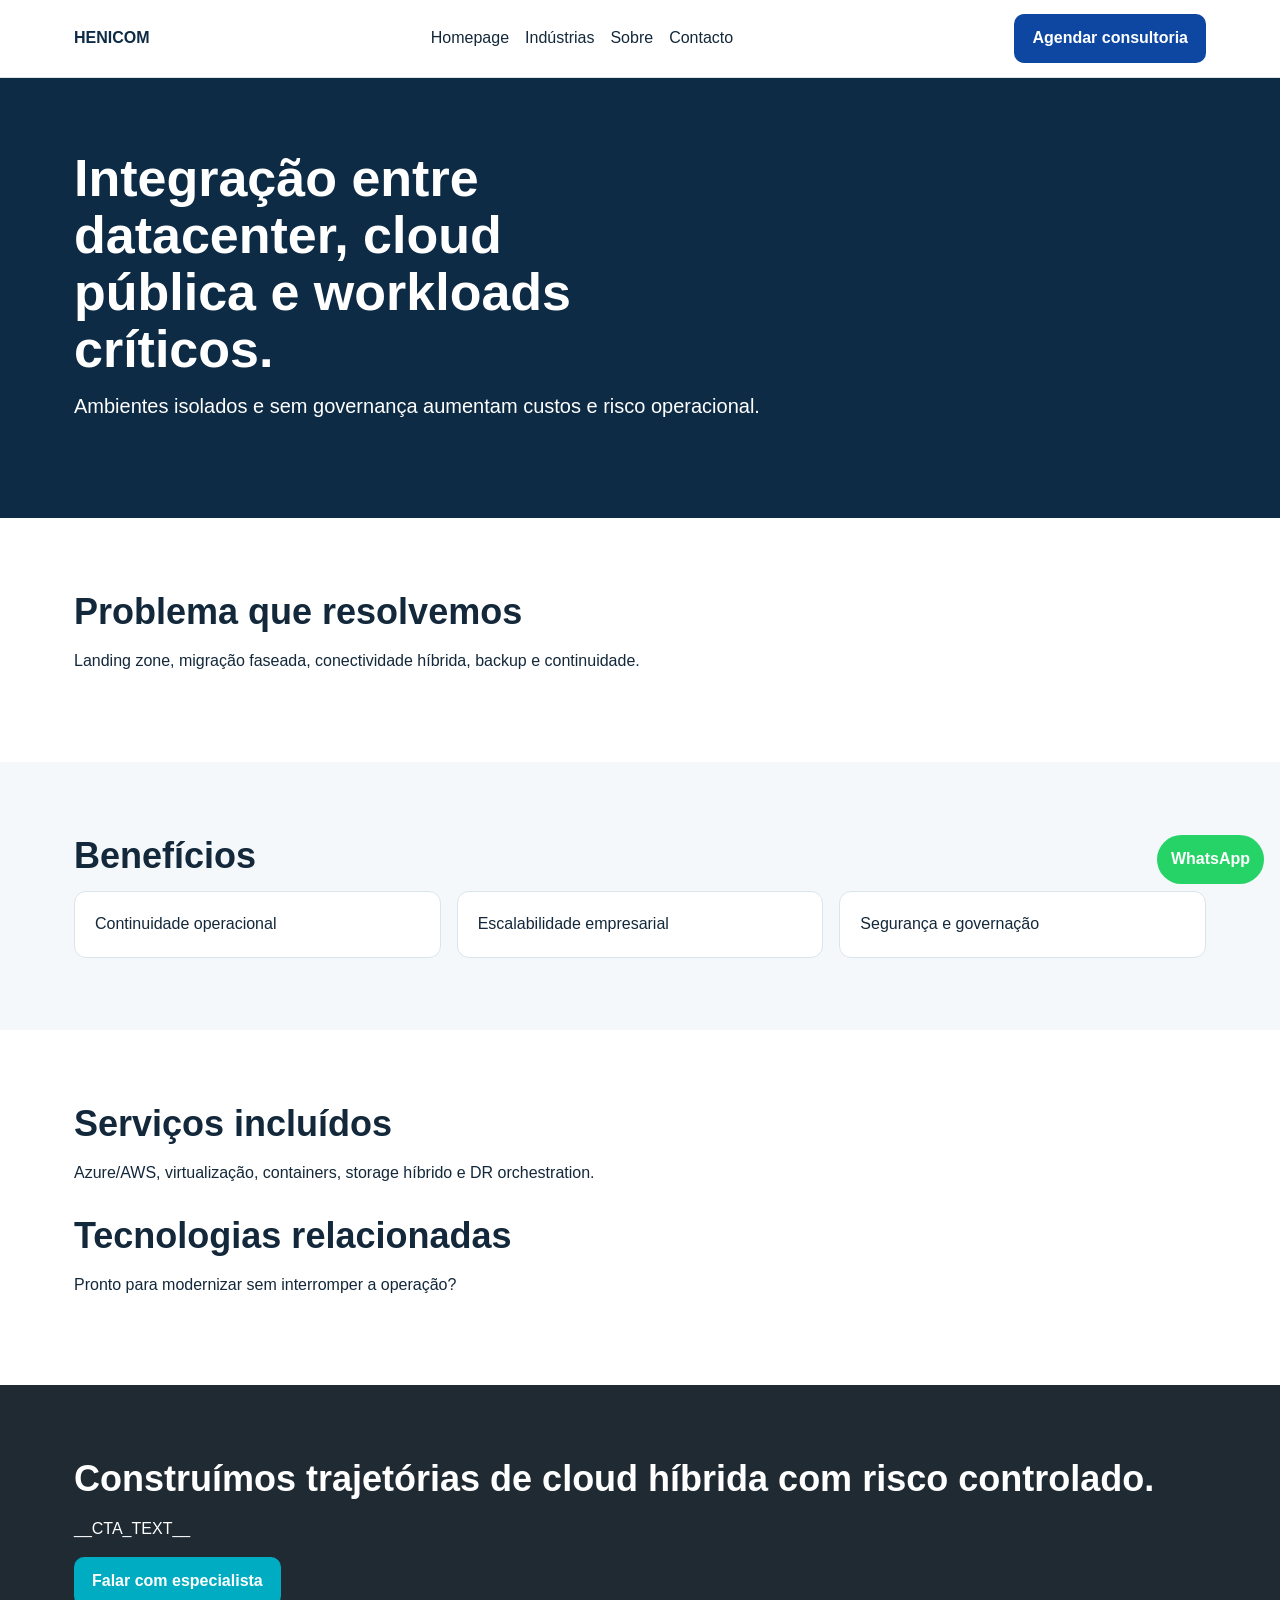
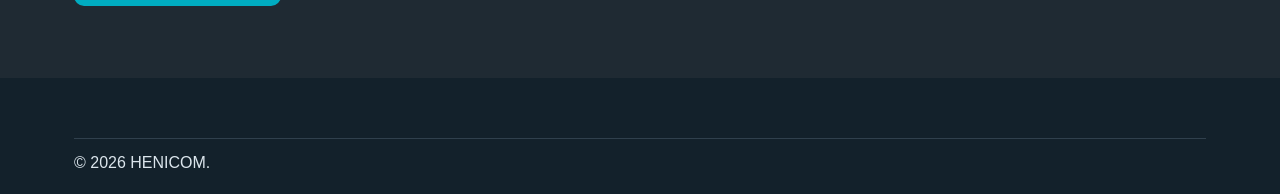
<file: solutions/cloud-hybrid.html>
<!doctype html><html lang="pt"><head><meta charset="UTF-8"/><meta name="viewport" content="width=device-width, initial-scale=1"/>
<title>Cloud & Hybrid Infrastructure | HENICOM</title><meta name="description" content="Cloud híbrida com controlo e segurança."/><link rel="stylesheet" href="../webassets/styles.css"/></head><body>
<nav class="nav"><div class="container"><a class="logo" href="/index.html">HENICOM</a><div class="menu"><a href="/index.html">Homepage</a><a href="/industries.html">Indústrias</a><a href="/about.html">Sobre</a><a href="/contact.html">Contacto</a></div><a class="btn btn-primary" href="/contact.html">Agendar consultoria</a></div></nav>
<header class="page-hero"><div class="container"><h1>Integração entre datacenter, cloud pública e workloads críticos.</h1><p class="lead">Ambientes isolados e sem governança aumentam custos e risco operacional.</p></div></header>
<section class="section"><div class="container"><h2>Problema que resolvemos</h2><p>Landing zone, migração faseada, conectividade híbrida, backup e continuidade.</p></div></section>
<section class="section muted"><div class="container"><h2>Benefícios</h2><div class="grid g3"><div class="card">Continuidade operacional</div><div class="card">Escalabilidade empresarial</div><div class="card">Segurança e governação</div></div></div></section>
<section class="section"><div class="container"><h2>Serviços incluídos</h2><p>Azure/AWS, virtualização, containers, storage híbrido e DR orchestration.</p><h2 style="margin-top:28px">Tecnologias relacionadas</h2><p>Pronto para modernizar sem interromper a operação?</p></div></section>
<section class="section dark"><div class="container"><h2>Construímos trajetórias de cloud híbrida com risco controlado.</h2><p>__CTA_TEXT__</p><a class="btn btn-cyan" href="/contact.html">Falar com especialista</a></div></section>
<footer class="footer"><div class="container"><div class="copy">© <span data-year></span> HENICOM.</div></div></footer><a class="wpp" target="_blank" rel="noopener noreferrer" href="https://wa.me/244926151340">WhatsApp</a><script src="../webassets/app.js"></script></body></html>
</file>
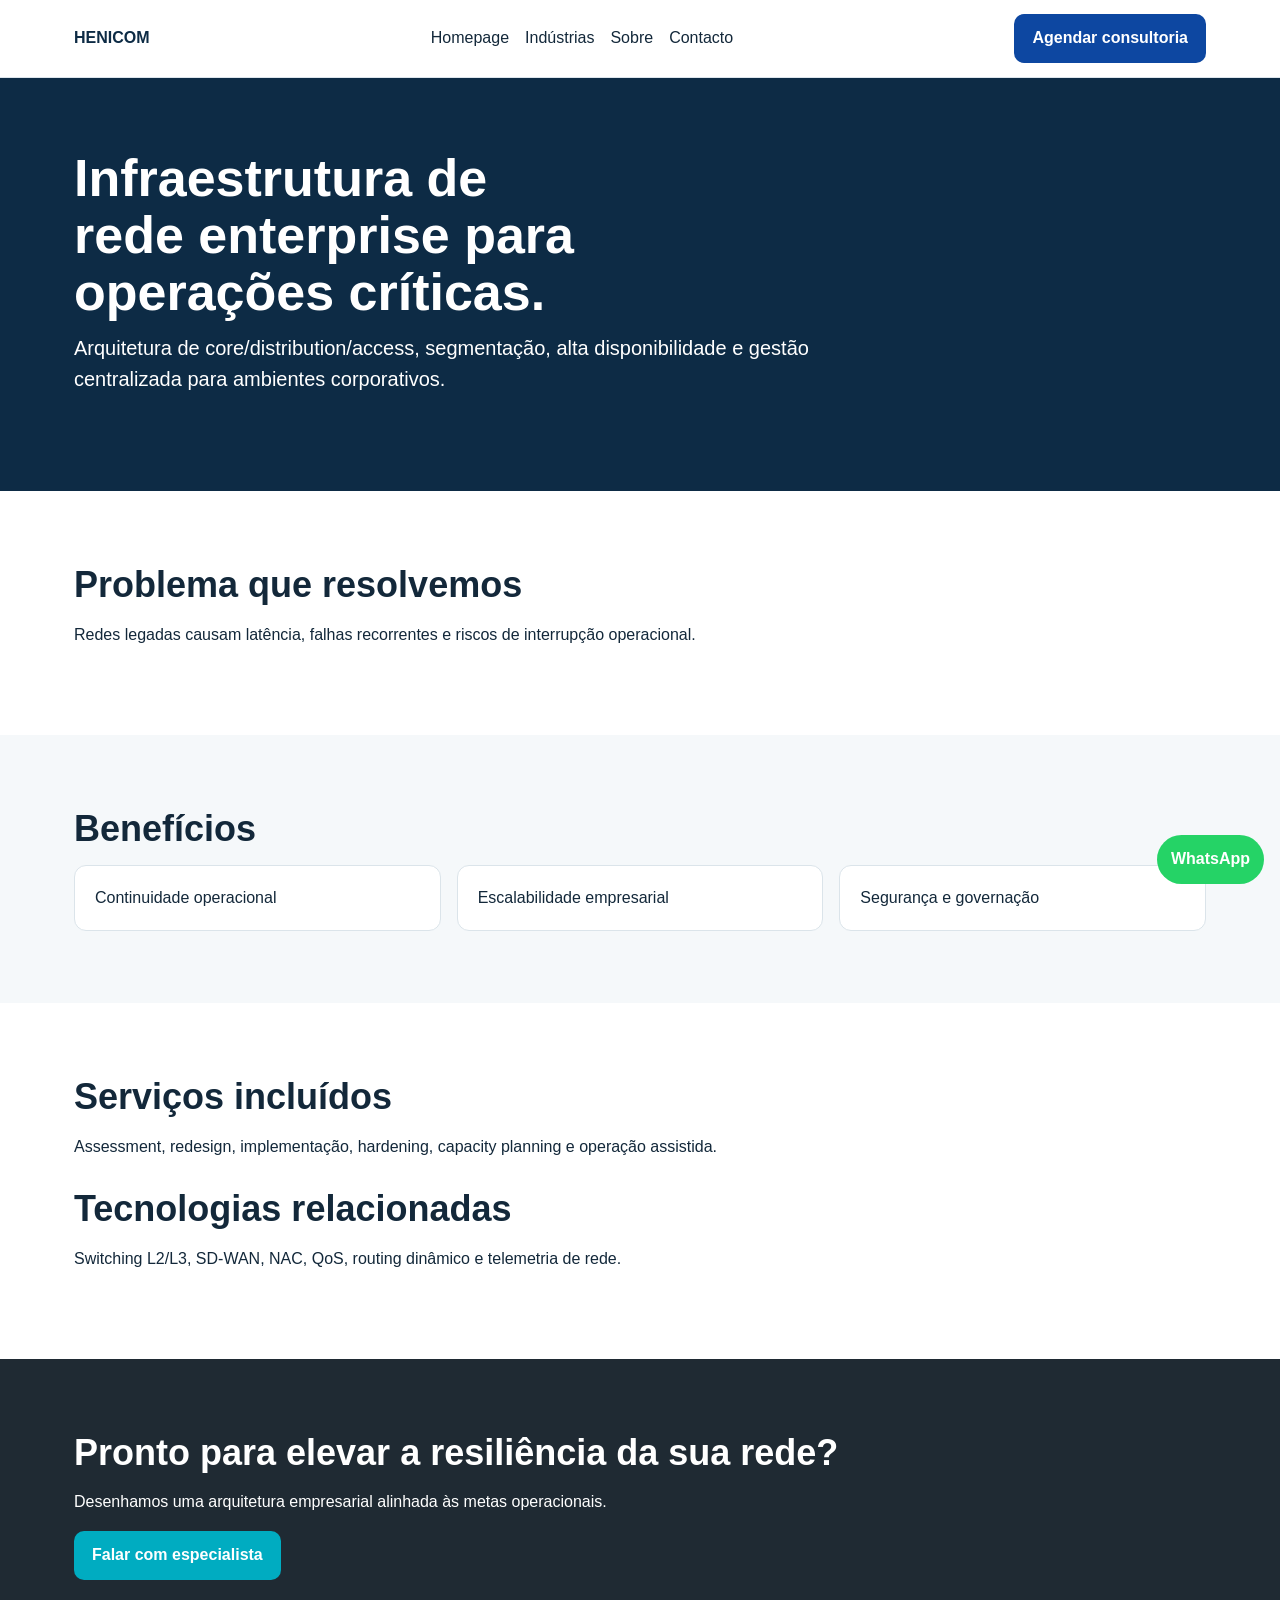
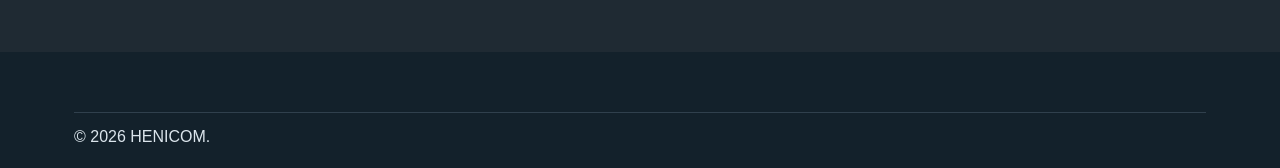
<file: solutions/enterprise-networking.html>
<!doctype html><html lang="pt"><head><meta charset="UTF-8"/><meta name="viewport" content="width=device-width, initial-scale=1"/>
<title>Enterprise Networking | HENICOM</title><meta name="description" content="Redes enterprise resilientes para operações críticas."/><link rel="stylesheet" href="../webassets/styles.css"/></head><body>
<nav class="nav"><div class="container"><a class="logo" href="/index.html">HENICOM</a><div class="menu"><a href="/index.html">Homepage</a><a href="/industries.html">Indústrias</a><a href="/about.html">Sobre</a><a href="/contact.html">Contacto</a></div><a class="btn btn-primary" href="/contact.html">Agendar consultoria</a></div></nav>
<header class="page-hero"><div class="container"><h1>Infraestrutura de rede enterprise para operações críticas.</h1><p class="lead">Arquitetura de core/distribution/access, segmentação, alta disponibilidade e gestão centralizada para ambientes corporativos.</p></div></header>
<section class="section"><div class="container"><h2>Problema que resolvemos</h2><p>Redes legadas causam latência, falhas recorrentes e riscos de interrupção operacional.</p></div></section>
<section class="section muted"><div class="container"><h2>Benefícios</h2><div class="grid g3"><div class="card">Continuidade operacional</div><div class="card">Escalabilidade empresarial</div><div class="card">Segurança e governação</div></div></div></section>
<section class="section"><div class="container"><h2>Serviços incluídos</h2><p>Assessment, redesign, implementação, hardening, capacity planning e operação assistida.</p><h2 style="margin-top:28px">Tecnologias relacionadas</h2><p>Switching L2/L3, SD-WAN, NAC, QoS, routing dinâmico e telemetria de rede.</p></div></section>
<section class="section dark"><div class="container"><h2>Pronto para elevar a resiliência da sua rede?</h2><p>Desenhamos uma arquitetura empresarial alinhada às metas operacionais.</p><a class="btn btn-cyan" href="/contact.html">Falar com especialista</a></div></section>
<footer class="footer"><div class="container"><div class="copy">© <span data-year></span> HENICOM.</div></div></footer><a class="wpp" target="_blank" rel="noopener noreferrer" href="https://wa.me/244926151340">WhatsApp</a><script src="../webassets/app.js"></script></body></html>
</file>
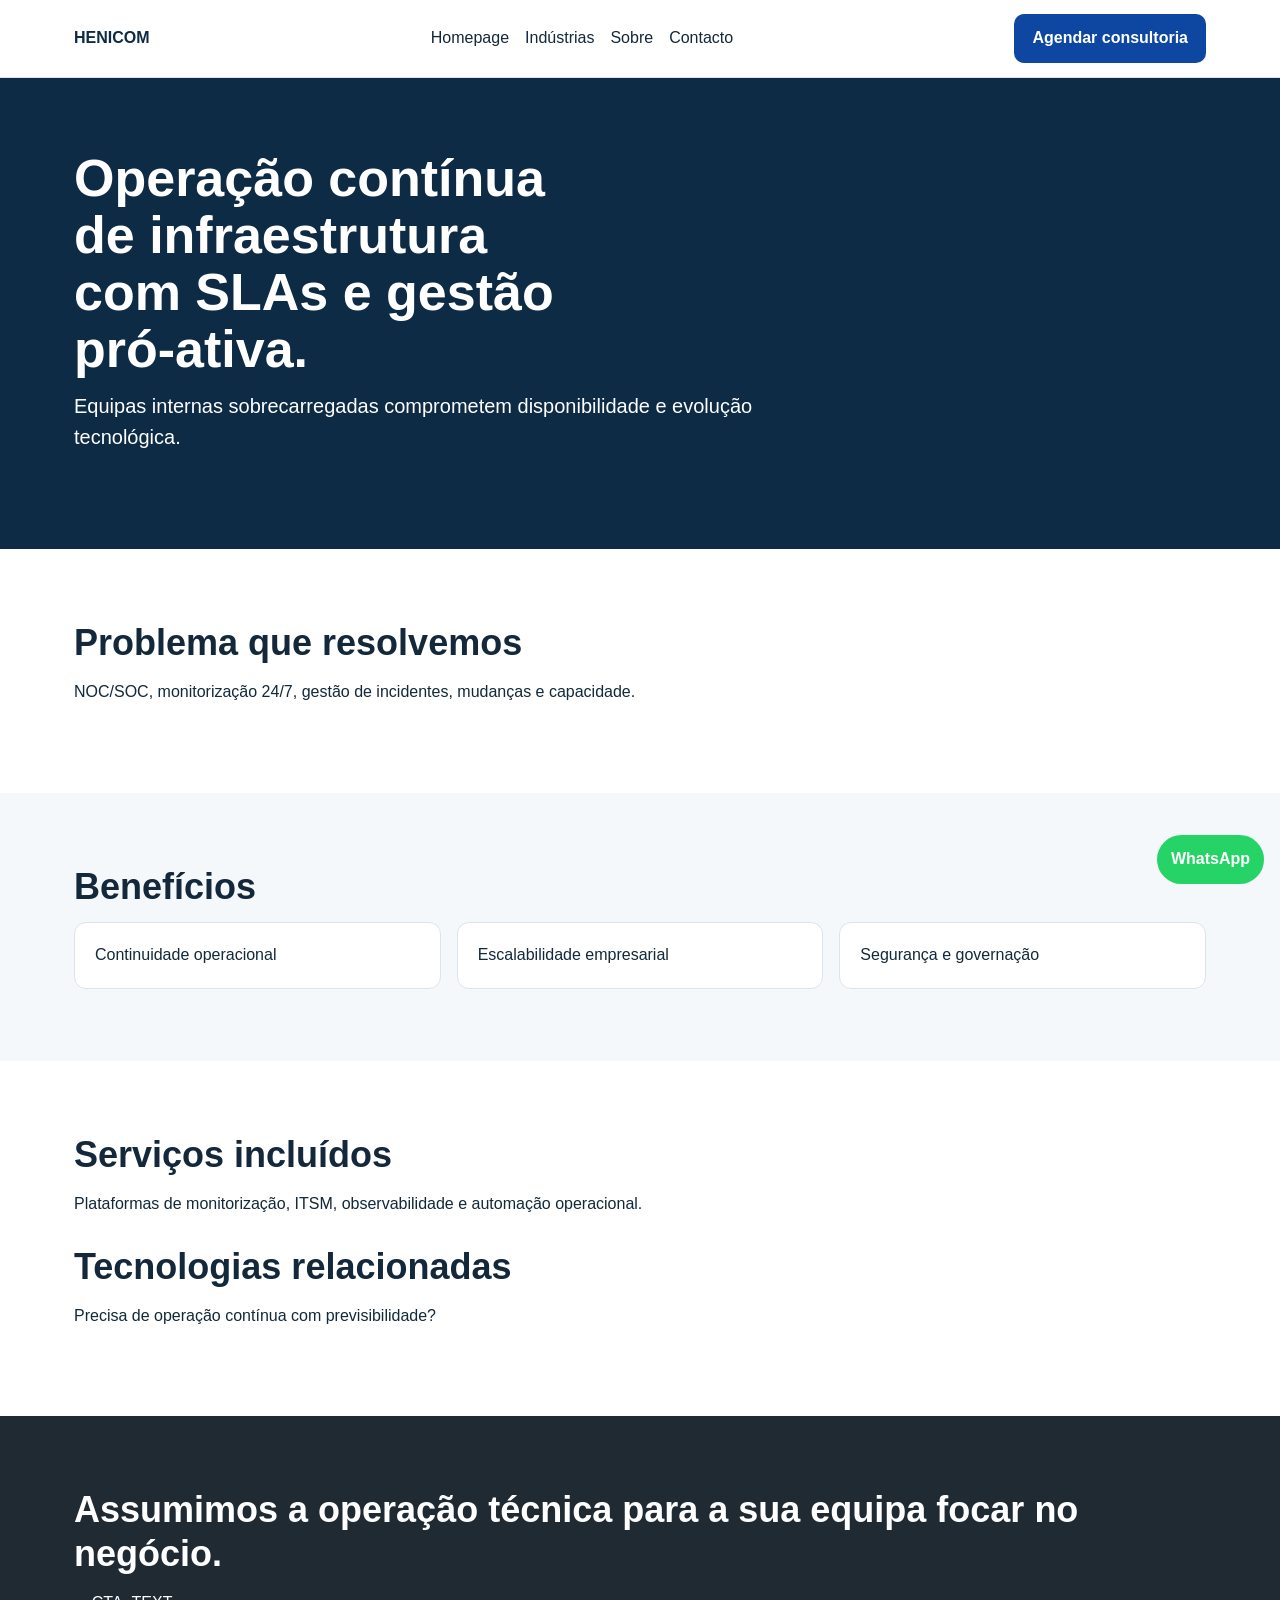
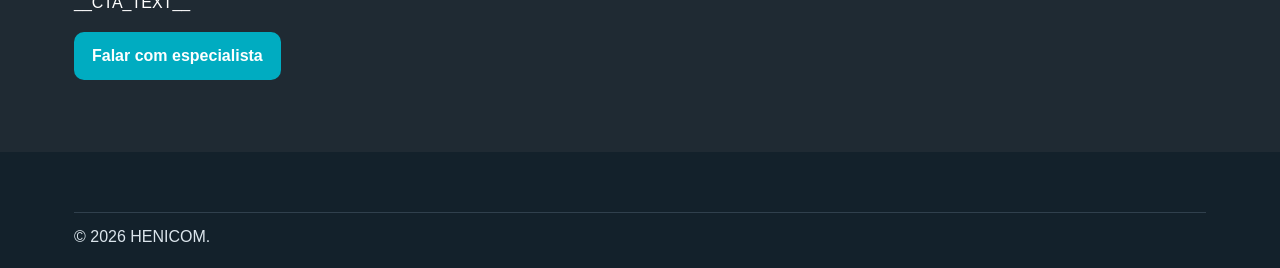
<file: solutions/managed-services.html>
<!doctype html><html lang="pt"><head><meta charset="UTF-8"/><meta name="viewport" content="width=device-width, initial-scale=1"/>
<title>Managed Services | HENICOM</title><meta name="description" content="Serviços geridos para ambientes de missão crítica."/><link rel="stylesheet" href="../webassets/styles.css"/></head><body>
<nav class="nav"><div class="container"><a class="logo" href="/index.html">HENICOM</a><div class="menu"><a href="/index.html">Homepage</a><a href="/industries.html">Indústrias</a><a href="/about.html">Sobre</a><a href="/contact.html">Contacto</a></div><a class="btn btn-primary" href="/contact.html">Agendar consultoria</a></div></nav>
<header class="page-hero"><div class="container"><h1>Operação contínua de infraestrutura com SLAs e gestão pró-ativa.</h1><p class="lead">Equipas internas sobrecarregadas comprometem disponibilidade e evolução tecnológica.</p></div></header>
<section class="section"><div class="container"><h2>Problema que resolvemos</h2><p>NOC/SOC, monitorização 24/7, gestão de incidentes, mudanças e capacidade.</p></div></section>
<section class="section muted"><div class="container"><h2>Benefícios</h2><div class="grid g3"><div class="card">Continuidade operacional</div><div class="card">Escalabilidade empresarial</div><div class="card">Segurança e governação</div></div></div></section>
<section class="section"><div class="container"><h2>Serviços incluídos</h2><p>Plataformas de monitorização, ITSM, observabilidade e automação operacional.</p><h2 style="margin-top:28px">Tecnologias relacionadas</h2><p>Precisa de operação contínua com previsibilidade?</p></div></section>
<section class="section dark"><div class="container"><h2>Assumimos a operação técnica para a sua equipa focar no negócio.</h2><p>__CTA_TEXT__</p><a class="btn btn-cyan" href="/contact.html">Falar com especialista</a></div></section>
<footer class="footer"><div class="container"><div class="copy">© <span data-year></span> HENICOM.</div></div></footer><a class="wpp" target="_blank" rel="noopener noreferrer" href="https://wa.me/244926151340">WhatsApp</a><script src="../webassets/app.js"></script></body></html>
</file>
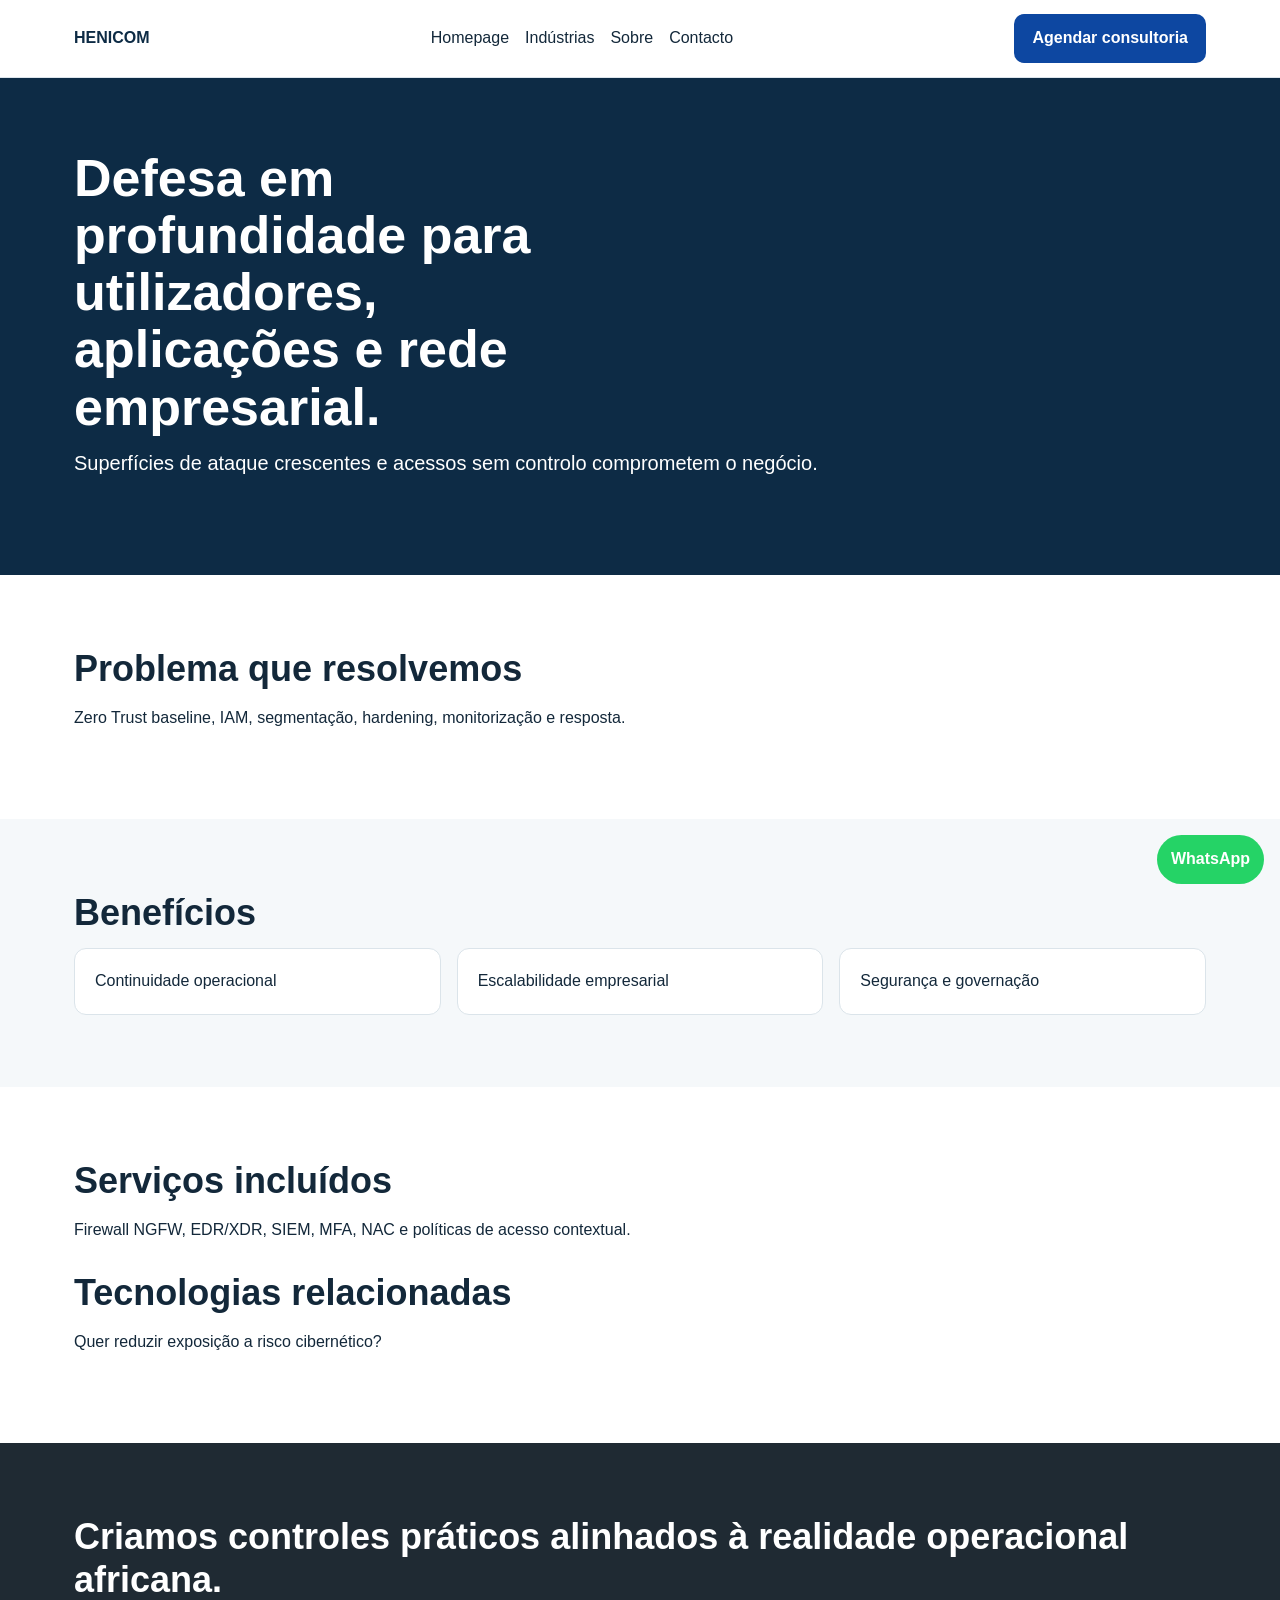
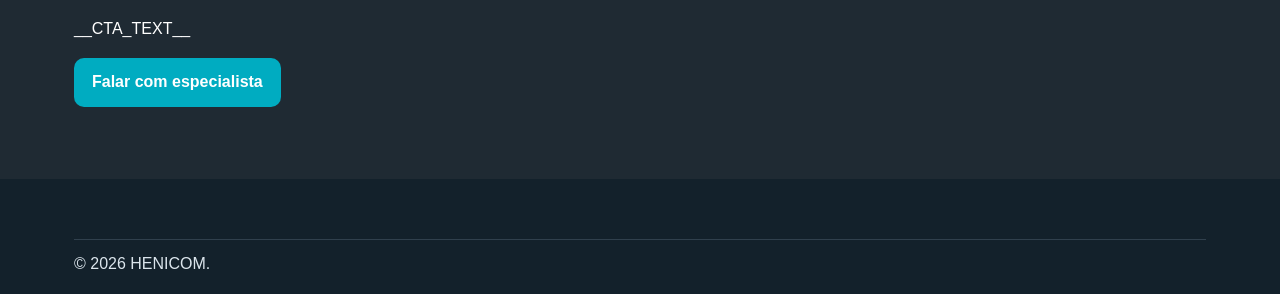
<file: solutions/security-access-control.html>
<!doctype html><html lang="pt"><head><meta charset="UTF-8"/><meta name="viewport" content="width=device-width, initial-scale=1"/>
<title>Security & Access Control | HENICOM</title><meta name="description" content="Segurança e acesso para infraestrutura crítica."/><link rel="stylesheet" href="../webassets/styles.css"/></head><body>
<nav class="nav"><div class="container"><a class="logo" href="/index.html">HENICOM</a><div class="menu"><a href="/index.html">Homepage</a><a href="/industries.html">Indústrias</a><a href="/about.html">Sobre</a><a href="/contact.html">Contacto</a></div><a class="btn btn-primary" href="/contact.html">Agendar consultoria</a></div></nav>
<header class="page-hero"><div class="container"><h1>Defesa em profundidade para utilizadores, aplicações e rede empresarial.</h1><p class="lead">Superfícies de ataque crescentes e acessos sem controlo comprometem o negócio.</p></div></header>
<section class="section"><div class="container"><h2>Problema que resolvemos</h2><p>Zero Trust baseline, IAM, segmentação, hardening, monitorização e resposta.</p></div></section>
<section class="section muted"><div class="container"><h2>Benefícios</h2><div class="grid g3"><div class="card">Continuidade operacional</div><div class="card">Escalabilidade empresarial</div><div class="card">Segurança e governação</div></div></div></section>
<section class="section"><div class="container"><h2>Serviços incluídos</h2><p>Firewall NGFW, EDR/XDR, SIEM, MFA, NAC e políticas de acesso contextual.</p><h2 style="margin-top:28px">Tecnologias relacionadas</h2><p>Quer reduzir exposição a risco cibernético?</p></div></section>
<section class="section dark"><div class="container"><h2>Criamos controles práticos alinhados à realidade operacional africana.</h2><p>__CTA_TEXT__</p><a class="btn btn-cyan" href="/contact.html">Falar com especialista</a></div></section>
<footer class="footer"><div class="container"><div class="copy">© <span data-year></span> HENICOM.</div></div></footer><a class="wpp" target="_blank" rel="noopener noreferrer" href="https://wa.me/244926151340">WhatsApp</a><script src="../webassets/app.js"></script></body></html>
</file>
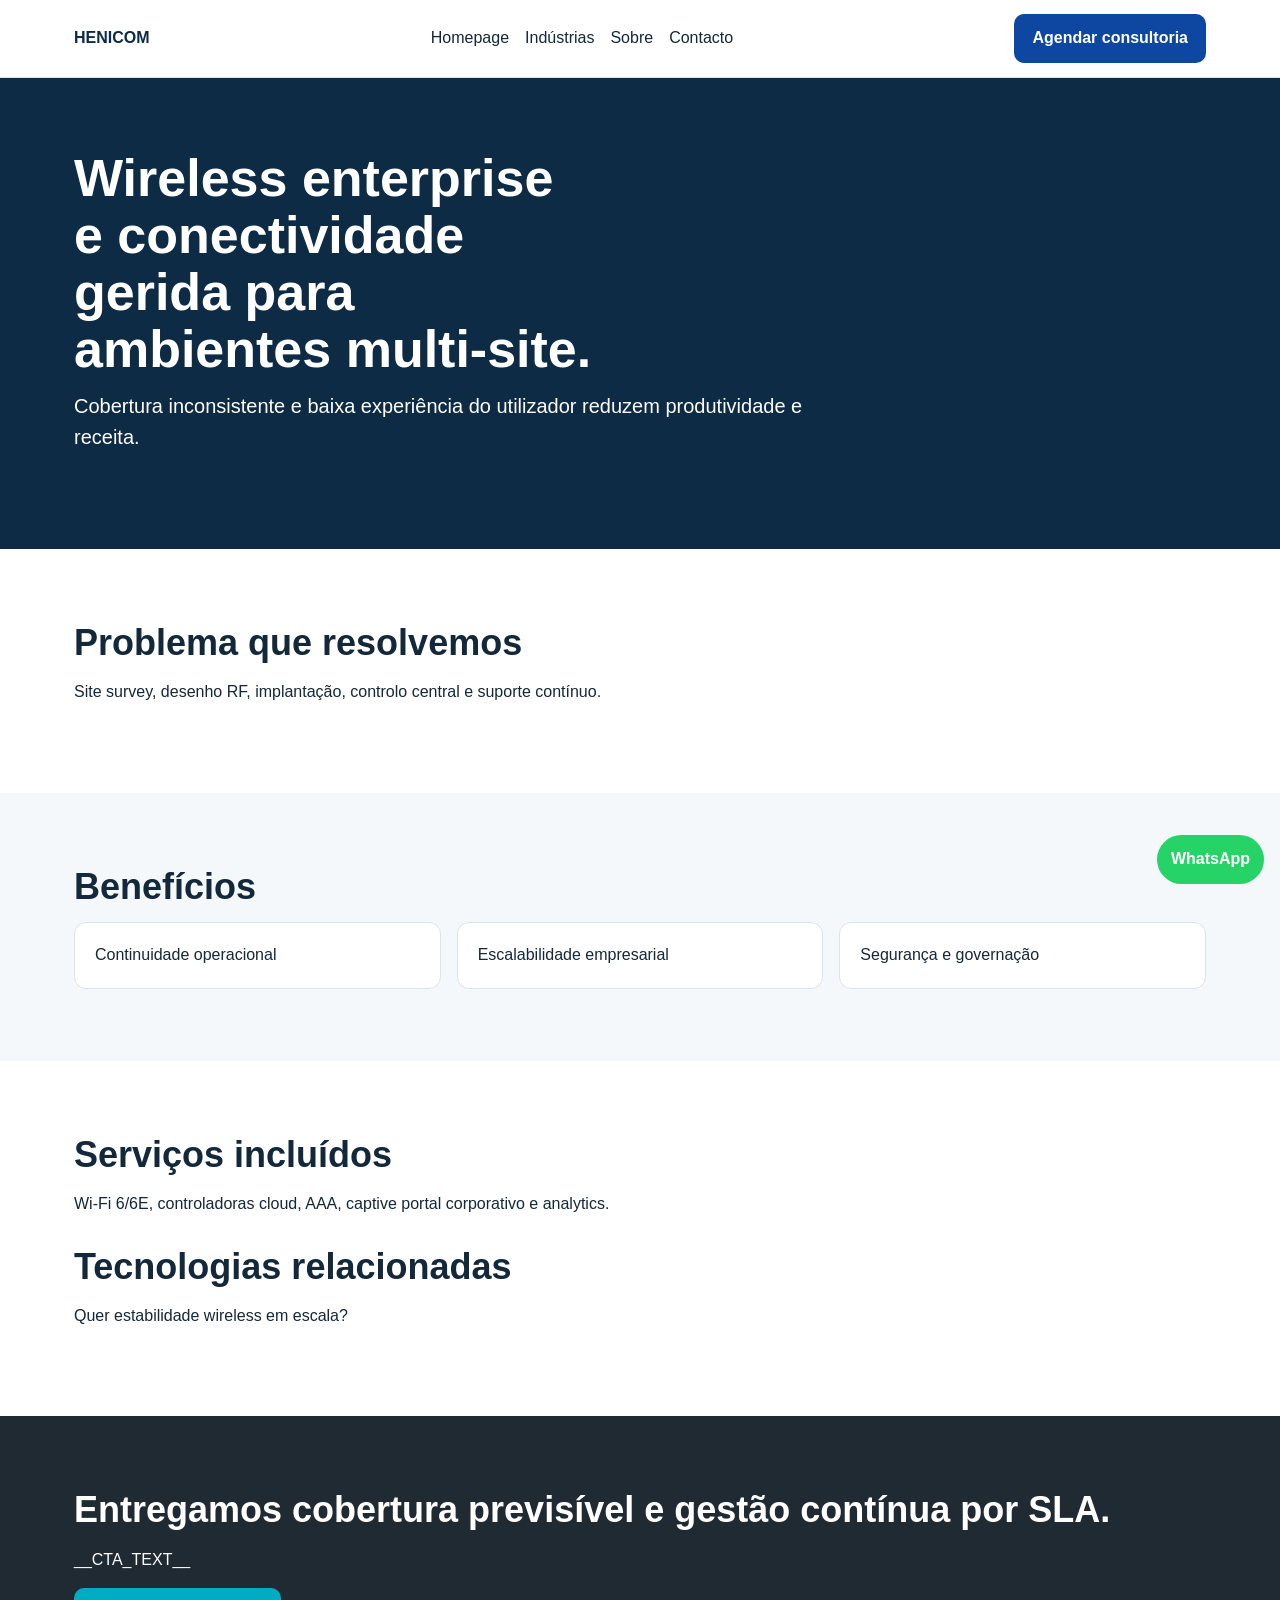
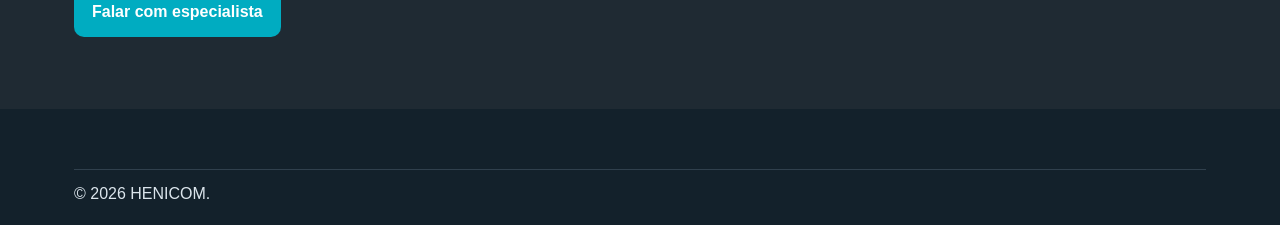
<file: solutions/wireless-waas.html>
<!doctype html><html lang="pt"><head><meta charset="UTF-8"/><meta name="viewport" content="width=device-width, initial-scale=1"/>
<title>Wireless & WaaS | HENICOM</title><meta name="description" content="Wireless corporativo com gestão completa."/><link rel="stylesheet" href="../webassets/styles.css"/></head><body>
<nav class="nav"><div class="container"><a class="logo" href="/index.html">HENICOM</a><div class="menu"><a href="/index.html">Homepage</a><a href="/industries.html">Indústrias</a><a href="/about.html">Sobre</a><a href="/contact.html">Contacto</a></div><a class="btn btn-primary" href="/contact.html">Agendar consultoria</a></div></nav>
<header class="page-hero"><div class="container"><h1>Wireless enterprise e conectividade gerida para ambientes multi-site.</h1><p class="lead">Cobertura inconsistente e baixa experiência do utilizador reduzem produtividade e receita.</p></div></header>
<section class="section"><div class="container"><h2>Problema que resolvemos</h2><p>Site survey, desenho RF, implantação, controlo central e suporte contínuo.</p></div></section>
<section class="section muted"><div class="container"><h2>Benefícios</h2><div class="grid g3"><div class="card">Continuidade operacional</div><div class="card">Escalabilidade empresarial</div><div class="card">Segurança e governação</div></div></div></section>
<section class="section"><div class="container"><h2>Serviços incluídos</h2><p>Wi-Fi 6/6E, controladoras cloud, AAA, captive portal corporativo e analytics.</p><h2 style="margin-top:28px">Tecnologias relacionadas</h2><p>Quer estabilidade wireless em escala?</p></div></section>
<section class="section dark"><div class="container"><h2>Entregamos cobertura previsível e gestão contínua por SLA.</h2><p>__CTA_TEXT__</p><a class="btn btn-cyan" href="/contact.html">Falar com especialista</a></div></section>
<footer class="footer"><div class="container"><div class="copy">© <span data-year></span> HENICOM.</div></div></footer><a class="wpp" target="_blank" rel="noopener noreferrer" href="https://wa.me/244926151340">WhatsApp</a><script src="../webassets/app.js"></script></body></html>
</file>
<file: webassets/styles.css>
:root{--pet:#0D2B45;--graph:#1F2A33;--deep:#0D47A1;--cyan:#00ACC1;--bg:#F5F8FA;--text:#13283a;--white:#fff}
*{box-sizing:border-box}body{margin:0;font-family:Inter,Segoe UI,Arial,sans-serif;color:var(--text);line-height:1.55;background:var(--white)}a{text-decoration:none;color:inherit}
.container{max-width:1180px;margin:0 auto;padding:0 24px}.section{padding:72px 0}.muted{background:var(--bg)}
.nav{position:sticky;top:0;background:#fff;border-bottom:1px solid #dde5ec;z-index:20}.nav .container{display:flex;justify-content:space-between;align-items:center;padding:14px 24px;gap:12px}.logo{font-weight:800;color:var(--pet)}.menu{display:flex;gap:16px;flex-wrap:wrap}
.btn{display:inline-block;padding:12px 18px;border-radius:10px;font-weight:700}.btn-primary{background:var(--deep);color:#fff}.btn-outline{border:1px solid #fff;color:#fff}.btn-cyan{background:var(--cyan);color:#fff}
.hero{background:linear-gradient(145deg,var(--pet),#10283a 60%,#12486d);color:#fff;padding:96px 0}h1{font-size:52px;line-height:1.1;margin:0 0 12px;max-width:18ch}.lead{font-size:20px;max-width:70ch;margin:0 0 24px}
h2{font-size:36px;line-height:1.2;margin:0 0 14px}h3{margin:0 0 8px}.grid{display:grid;gap:16px}.g3{grid-template-columns:repeat(auto-fit,minmax(240px,1fr))}.g2{grid-template-columns:repeat(auto-fit,minmax(320px,1fr))}
.card{background:#fff;border:1px solid #dbe4ea;border-radius:12px;padding:20px}.dark{background:var(--graph);color:#fff}.dark h2,.dark p{color:#fff}
.kpis .card{text-align:center;font-weight:700}.footer{background:#13212b;color:#dbe5ec;padding:42px 0 18px}.foot{display:grid;grid-template-columns:2fr 1fr 1fr 1fr;gap:20px}.copy{margin-top:18px;padding-top:12px;border-top:1px solid #30404d}
.page-hero{background:var(--pet);color:#fff;padding:72px 0}.wpp{position:fixed;right:16px;bottom:16px;background:#25D366;color:#fff;padding:12px 14px;border-radius:999px;font-weight:700;z-index:30}
@media(max-width:900px){.menu{display:none}h1{font-size:38px}.foot{grid-template-columns:1fr}}
</file>
<file: webassets/videocontrols.css>
.video-demo{background:#0f1f2b;color:#fff;border-radius:12px;padding:18px;margin-top:20px}
.video-demo video{width:100%;border-radius:8px;display:block}
.video-demo small{opacity:.85}
</file>
